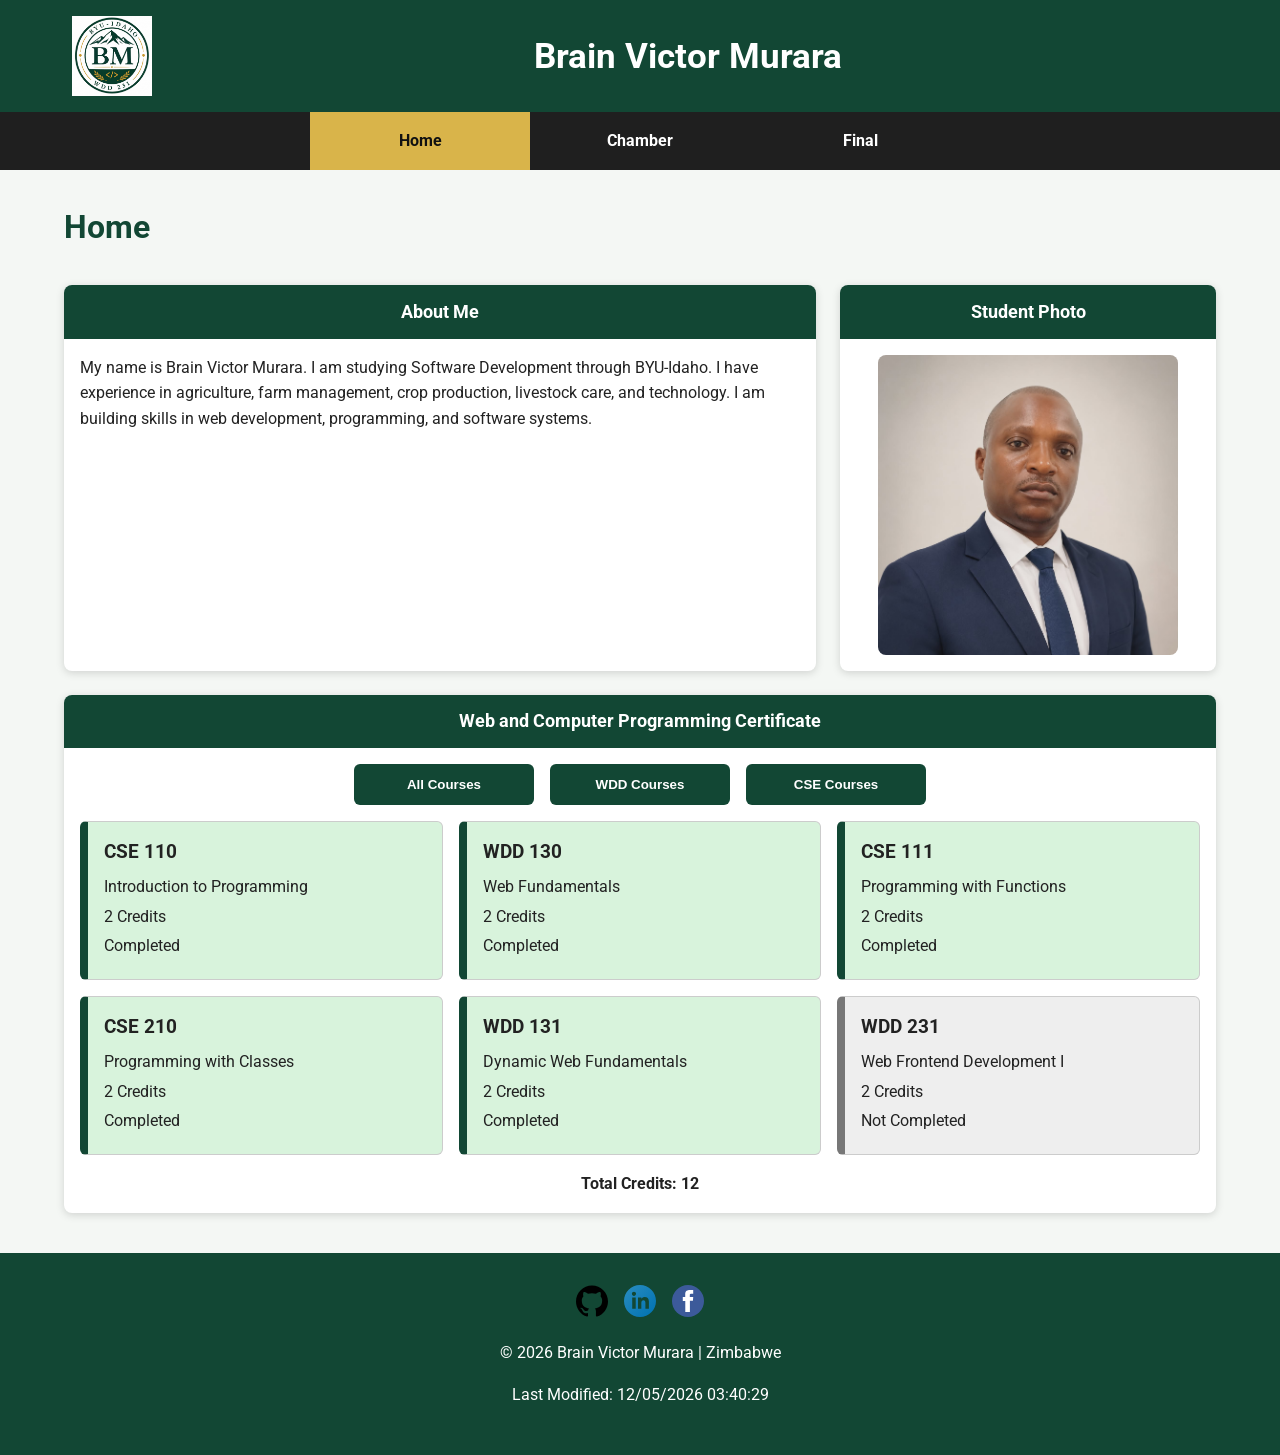
<file: index.html>
<!DOCTYPE html>
<html lang="en">
<head>
  <meta charset="UTF-8">
  <meta name="viewport" content="width=device-width, initial-scale=1.0">
  <meta name="description" content="WDD 231 course home page for Brain Victor Murara, a Software Development student at BYU-Idaho.">
  <meta name="author" content="Brain Victor Murara">

  <title>WDD 231 Course Home Page | Brain Victor Murara</title>

  <link rel="preconnect" href="https://fonts.googleapis.com">
  <link rel="preconnect" href="https://fonts.gstatic.com" crossorigin>
  <link href="https://fonts.googleapis.com/css2?family=Roboto:wght@400;500;700&display=swap" rel="stylesheet">
  <link rel="stylesheet" href="styles/small.css">
  <link rel="stylesheet" href="styles/larger.css">

  <script src="scripts/navigation.js" defer></script>
  <script src="scripts/date.js" defer></script>
  <script src="scripts/courses.js" defer></script>
</head>

<body>
  <header>
    <div class="header-content">
      <img src="images/logo.png" alt="Brain Murara site logo" width="60" height="60">
      <span>Brain Victor Murara</span>
      <button id="menu" aria-label="Open navigation menu"></button>
    </div>
  </header>
  <nav id="navigation">
    <a href="index.html" class="active">Home</a>
    <a href="chamber/index.html">Chamber</a>
    <a href="final/index.html">Final</a>
  </nav>

  <main>
    <h1>Home</h1>

    <section class="card about">
      <h2>About Me</h2>
      <p>
        My name is Brain Victor Murara. I am studying Software Development through
        BYU-Idaho. I have experience in agriculture, farm management, crop production,
        livestock care, and technology. I am building skills in web development,
        programming, and software systems.
      </p>
    </section>

    <section class="card photo">
      <h2>Student Photo</h2>
      <img src="images/profile.jpg" alt="Photo of Brain Victor Murara" width="300" height="300">
    </section>

    <section class="card certificate">
      <h2>Web and Computer Programming Certificate</h2>

      <div class="filter-buttons">
        <button id="all" type="button">All Courses</button>
        <button id="wdd" type="button">WDD Courses</button>
        <button id="cse" type="button">CSE Courses</button>
      </div>

      <div id="course-list"></div>

      <p class="credits">
        Total Credits: <span id="total-credits">0</span>
      </p>
    </section>
  </main>

  <footer>
    <div class="social">
      <a href="https://github.com/" target="_blank" rel="noopener">
        <img src="images/github.svg" alt="GitHub profile" width="32" height="32">
      </a>
      <a href="https://www.linkedin.com/" target="_blank" rel="noopener">
        <img src="images/linkedin.svg" alt="LinkedIn profile" width="32" height="32">
      </a>
      <a href="https://www.facebook.com/" target="_blank" rel="noopener">
        <img src="images/facebook.svg" alt="Facebook profile" width="32" height="32">
      </a>
    </div>

    <p>
      &copy; <span id="currentyear"></span> Brain Victor Murara | Zimbabwe
    </p>

    <p id="lastModified"></p>
  </footer>
</body>
</html>
</file>
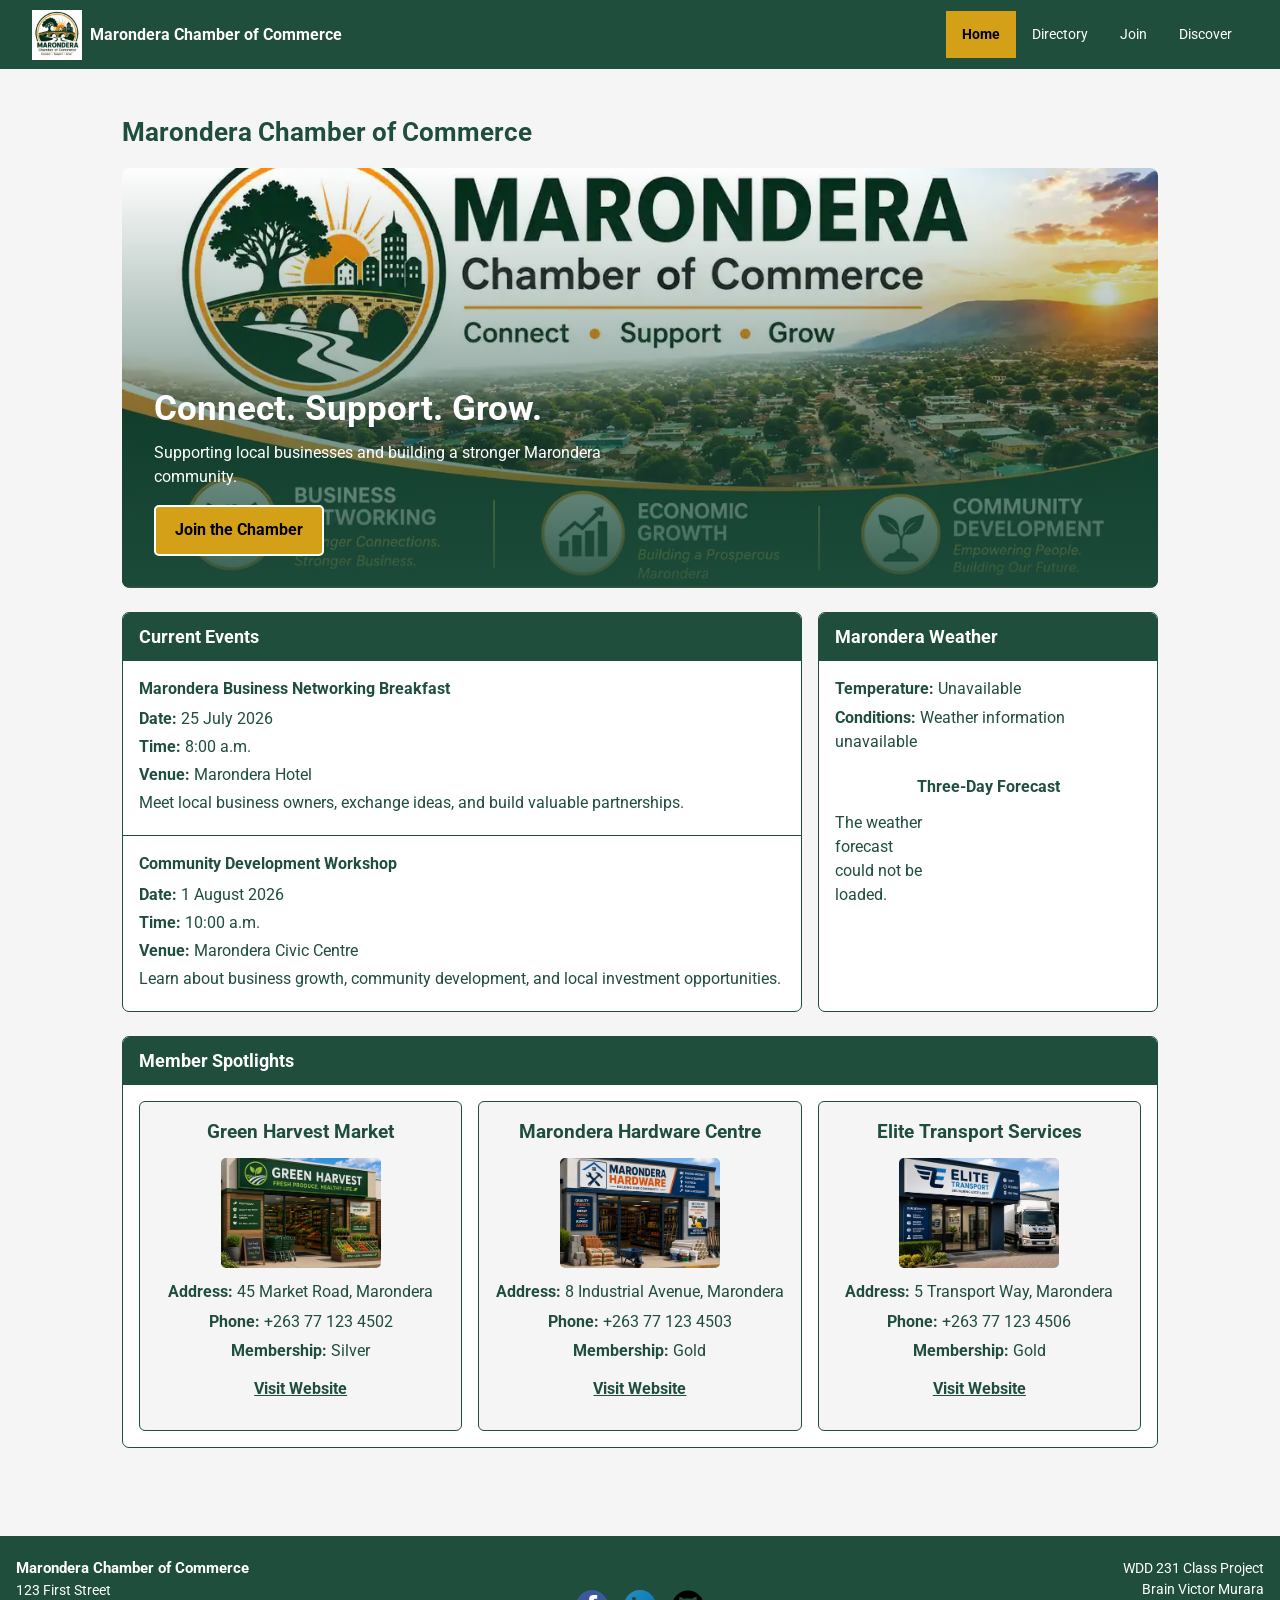
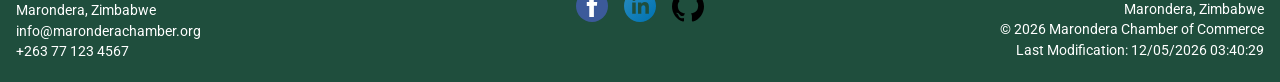
<file: chamber/index.html>
<!DOCTYPE html>
<html lang="en">
<head>
    <meta charset="UTF-8">
    <meta name="viewport" content="width=device-width, initial-scale=1.0">

    <title>Marondera Chamber of Commerce Home</title>

    <meta
        name="description"
        content="Discover Marondera businesses, community events, local weather, and chamber member spotlights."
    >
    <meta name="author" content="Brain Victor Murara">

    <meta property="og:title" content="Marondera Chamber of Commerce Home">
    <meta property="og:type" content="website">
    <meta
        property="og:description"
        content="Connect with Marondera businesses, community events, and chamber members."
    >
    <meta
        property="og:image"
        content="https://brainvictormurara.github.io/wdd231/chamber/images/fb-image.webp"
    >
    <meta
        property="og:url"
        content="https://brainvictormurara.github.io/wdd231/chamber/index.html"
    >

    <link rel="icon" type="image/x-icon" href="images/favicon.ico">

    <link rel="preconnect" href="https://fonts.googleapis.com">
    <link rel="preconnect" href="https://fonts.gstatic.com" crossorigin>
    <link
        href="https://fonts.googleapis.com/css2?family=Roboto:wght@400;700&display=swap"
        rel="stylesheet"
    >

    <link rel="stylesheet" href="styles/normalize.css">
    <link rel="stylesheet" href="styles/small.css">
    <link rel="stylesheet" href="styles/larger.css">

    <script src="scripts/dates.js" defer></script>
    <script src="scripts/home.js" defer></script>
</head>

<body>
    <header>
        <div class="brand">
            <img
                src="images/logo.webp"
                alt="Marondera Chamber of Commerce logo"
                width="50"
                height="50"
            >
            <span>Marondera Chamber of Commerce</span>
        </div>

        <button
            id="menu-button"
            type="button"
            aria-label="Open navigation menu"
            aria-expanded="false"
        ></button>

        <nav id="navigation" aria-label="Primary navigation">
            <a href="index.html" class="active">Home</a>
            <a href="directory.html">Directory</a>
            <a href="join.html">Join</a>
            <a href="discover.html">Discover</a>
        </nav>
    </header>

    <main class="home-main">
        <h1>Marondera Chamber of Commerce</h1>

        <section class="hero">
            <img
                src="images/fb-image.webp"
                alt="View of Marondera and the Chamber of Commerce"
                width="1200"
                height="630"
            >

            <div class="hero-content">
                <h2>Connect. Support. Grow.</h2>
                <p>
                    Supporting local businesses and building a stronger
                    Marondera community.
                </p>
                <a class="join-button" href="join.html">Join the Chamber</a>
            </div>
        </section>

        <div class="home-information">
            <section class="events">
                <h2>Current Events</h2>

                <article>
                    <h3>Marondera Business Networking Breakfast</h3>
                    <p><strong>Date:</strong> 25 July 2026</p>
                    <p><strong>Time:</strong> 8:00 a.m.</p>
                    <p><strong>Venue:</strong> Marondera Hotel</p>
                    <p>
                        Meet local business owners, exchange ideas, and build
                        valuable partnerships.
                    </p>
                </article>

                <article>
                    <h3>Community Development Workshop</h3>
                    <p><strong>Date:</strong> 1 August 2026</p>
                    <p><strong>Time:</strong> 10:00 a.m.</p>
                    <p><strong>Venue:</strong> Marondera Civic Centre</p>
                    <p>
                        Learn about business growth, community development,
                        and local investment opportunities.
                    </p>
                </article>
            </section>

            <section class="weather">
                <h2>Marondera Weather</h2>

                <div class="current-weather">
                    <img
    id="weather-icon"
    src="images/weather-placeholder.png"
    alt="Current weather"
    width="80"
    height="80"
>
                    <div>
                        <p>
                            <strong>Temperature:</strong>
                            <span id="current-temp">Loading...</span>
                        </p>

                        <p>
                            <strong>Conditions:</strong>
                            <span id="weather-description">Loading...</span>
                        </p>
                    </div>
                </div>

                <div class="forecast">
                    <h3>Three-Day Forecast</h3>

                    <div id="forecast-container">
                        <p>Loading weather forecast...</p>
                    </div>
                </div>
            </section>
        </div>

        <section class="spotlights-section">
            <h2>Member Spotlights</h2>

            <div id="spotlights" class="spotlights">
                <p>Loading chamber member spotlights...</p>
            </div>
        </section>
    </main>

    <footer>
        <section>
            <h2>Marondera Chamber of Commerce</h2>
            <p>123 First Street</p>
            <p>Marondera, Zimbabwe</p>
            <p>info@maronderachamber.org</p>
            <p>+263 77 123 4567</p>
        </section>

        <div class="social">
            <a
                href="https://facebook.com"
                target="_blank"
                rel="noopener"
                aria-label="Facebook"
            >
                <img
                    src="images/facebook.svg"
                    alt="Facebook icon"
                    width="32"
                    height="32"
                >
            </a>

            <a
                href="https://linkedin.com"
                target="_blank"
                rel="noopener"
                aria-label="LinkedIn"
            >
                <img
                    src="images/linkedin.svg"
                    alt="LinkedIn icon"
                    width="32"
                    height="32"
                >
            </a>

            <a
                href="https://github.com"
                target="_blank"
                rel="noopener"
                aria-label="GitHub"
            >
                <img
                    src="images/github.svg"
                    alt="GitHub icon"
                    width="32"
                    height="32"
                >
            </a>
        </div>

        <div class="footer-info">
            <p>WDD 231 Class Project</p>
            <p>Brain Victor Murara</p>
            <p>Marondera, Zimbabwe</p>
            <p>
                &copy;
                <span id="currentyear"></span>
                Marondera Chamber of Commerce
            </p>
            <p>
                Last Modification:
                <span id="lastmodified"></span>
            </p>
        </div>
    </footer>
</body>
</html>
</file>
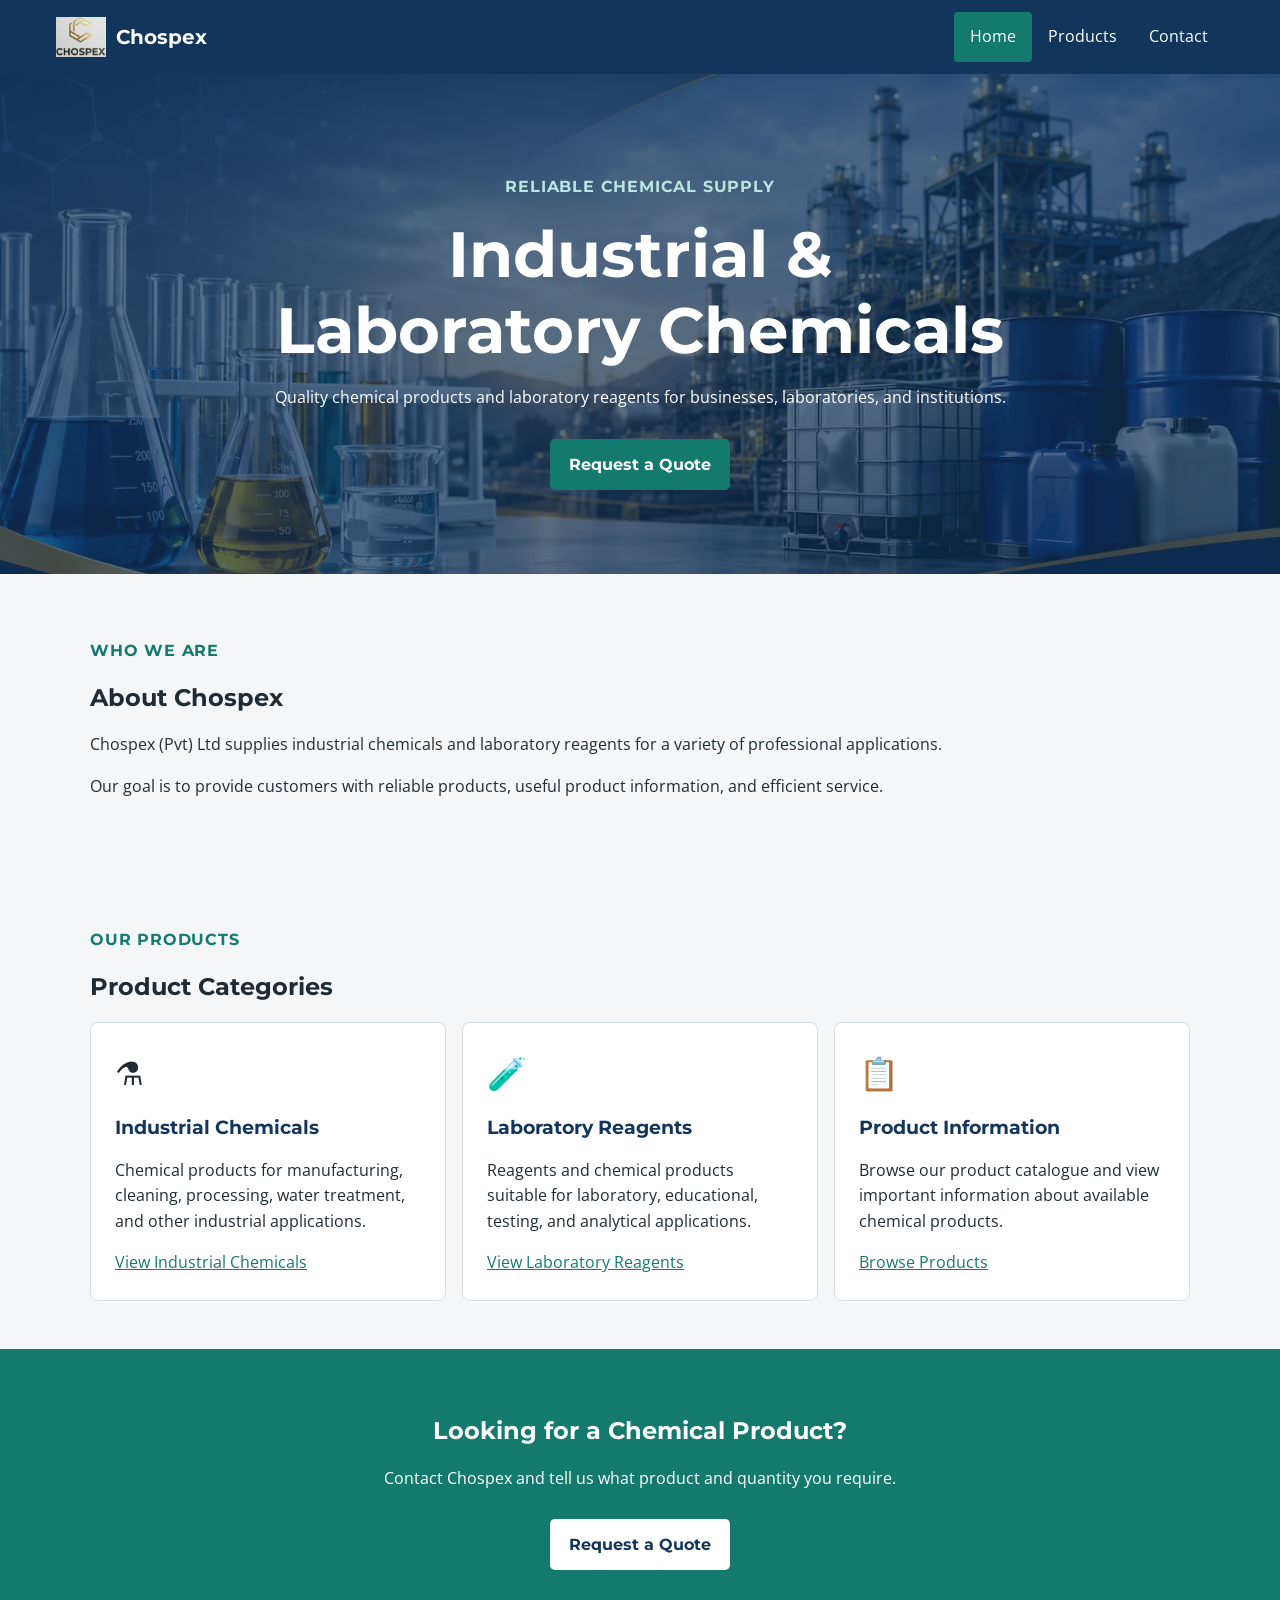
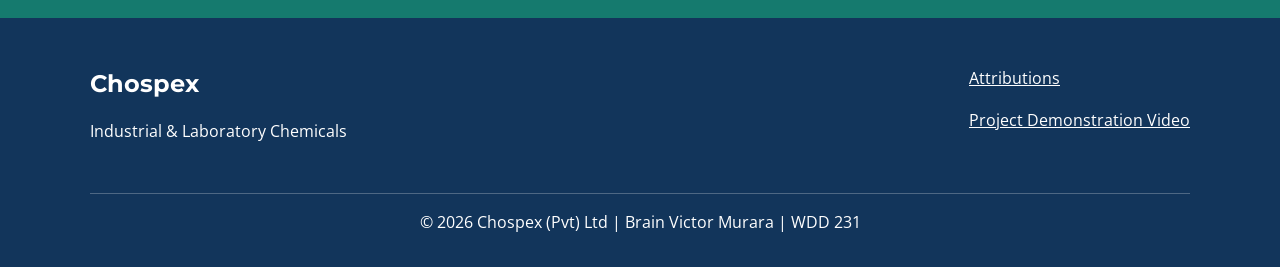
<file: finalproject/index.html>
<!DOCTYPE html>
<html lang="en">
<head>
    <meta charset="UTF-8">
    <meta name="viewport" content="width=device-width, initial-scale=1.0">

    <title>Chospex | Industrial & Laboratory Chemicals</title>

    <meta name="description"
          content="Chospex supplies industrial chemicals and laboratory reagents for businesses, laboratories, and institutions.">

    <meta name="author" content="Brain Victor Murara">

    <meta property="og:title"
      content="Chospex Industrial & Laboratory Chemicals">

<meta property="og:description"
      content="Discover reliable industrial and laboratory chemical solutions from Chospex for education, research, mining, and manufacturing.">

<meta property="og:image"
      content="https://brainvictormurara.github.io/wdd231/finalproject/images/logo.webp">

<meta property="og:url"
      content="https://brainvictormurara.github.io/wdd231/finalproject/">

<meta property="og:type"
      content="website">
    <link rel="icon" href="images/favicon.ico">

    <link rel="preconnect" href="https://fonts.googleapis.com">
    <link rel="preconnect" href="https://fonts.gstatic.com" crossorigin>

    <link href="https://fonts.googleapis.com/css2?family=Montserrat:wght@600;700&family=Open+Sans:wght@400;600&display=swap"
          rel="stylesheet">

    <link rel="stylesheet" href="styles/small.css">
    <link rel="stylesheet" href="styles/larger.css">

    <script type="module" src="scripts/main.js"></script>
</head>

<body>

<header>
    <div class="header-content">

        <a class="brand" href="index.html">
            <img src="images/logo.webp"
                 alt="Chospex logo"
                 width="60"
                 height="60">
            <span>Chospex</span>
        </a>

        <button id="menu-button"
                class="menu-button"
                aria-label="Open navigation menu"
                aria-expanded="false">
            ☰
        </button>

        <nav id="navigation" aria-label="Main navigation">
            <a href="index.html" class="active">Home</a>
            <a href="products.html">Products</a>
            <a href="contact.html">Contact</a>
        </nav>

    </div>
</header>

<main>

    <section class="hero">
        <div class="hero-content">
            <p class="eyebrow">Reliable Chemical Supply</p>

            <h1>Industrial & Laboratory Chemicals</h1>

            <p>
                Quality chemical products and laboratory reagents
                for businesses, laboratories, and institutions.
            </p>

            <a href="contact.html" class="primary-button">
                Request a Quote
            </a>
        </div>
    </section>

    <section class="about section-container">

        <div>
            <p class="section-label">Who We Are</p>

            <h2>About Chospex</h2>

            <p>
                Chospex (Pvt) Ltd supplies industrial chemicals and
                laboratory reagents for a variety of professional
                applications.
            </p>

            <p>
                Our goal is to provide customers with reliable products,
                useful product information, and efficient service.
            </p>
        </div>

    </section>

    <section class="categories section-container">

        <p class="section-label">Our Products</p>
        <h2>Product Categories</h2>

        <div class="category-grid">

            <article class="category-card">
                <div class="category-icon" aria-hidden="true">⚗</div>

                <h3>Industrial Chemicals</h3>

                <p>
                    Chemical products for manufacturing, cleaning,
                    processing, water treatment, and other industrial
                    applications.
                </p>

                <a href="products.html?category=industrial">
                    View Industrial Chemicals
                </a>
            </article>

            <article class="category-card">
                <div class="category-icon" aria-hidden="true">🧪</div>

                <h3>Laboratory Reagents</h3>

                <p>
                    Reagents and chemical products suitable for laboratory,
                    educational, testing, and analytical applications.
                </p>

                <a href="products.html?category=laboratory">
                    View Laboratory Reagents
                </a>
            </article>

            <article class="category-card">
                <div class="category-icon" aria-hidden="true">📋</div>

                <h3>Product Information</h3>

                <p>
                    Browse our product catalogue and view important
                    information about available chemical products.
                </p>

                <a href="products.html">
                    Browse Products
                </a>
            </article>

        </div>
    </section>

    <section class="quote-section">

        <div class="section-container">
            <h2>Looking for a Chemical Product?</h2>

            <p>
                Contact Chospex and tell us what product and quantity
                you require.
            </p>

            <a href="contact.html" class="secondary-button">
                Request a Quote
            </a>
        </div>

    </section>

</main>

<footer>

    <div class="footer-content">

        <div>
            <h2>Chospex</h2>
            <p>Industrial & Laboratory Chemicals</p>
        </div>

        <div>
            <p>
                <a href="attributions.html">Attributions</a>
            </p>

            <p>
                <a href="https://www.loom.com/share/c1618f40471d45b9b004d4e229e746e5" class="video-link">
                    Project Demonstration Video
                </a>
            </p>
        </div>

    </div>

    <p class="copyright">
        &copy; <span class="current-year"></span>
        Chospex (Pvt) Ltd | Brain Victor Murara | WDD 231
    </p>

</footer>

</body>
</html>
</file>
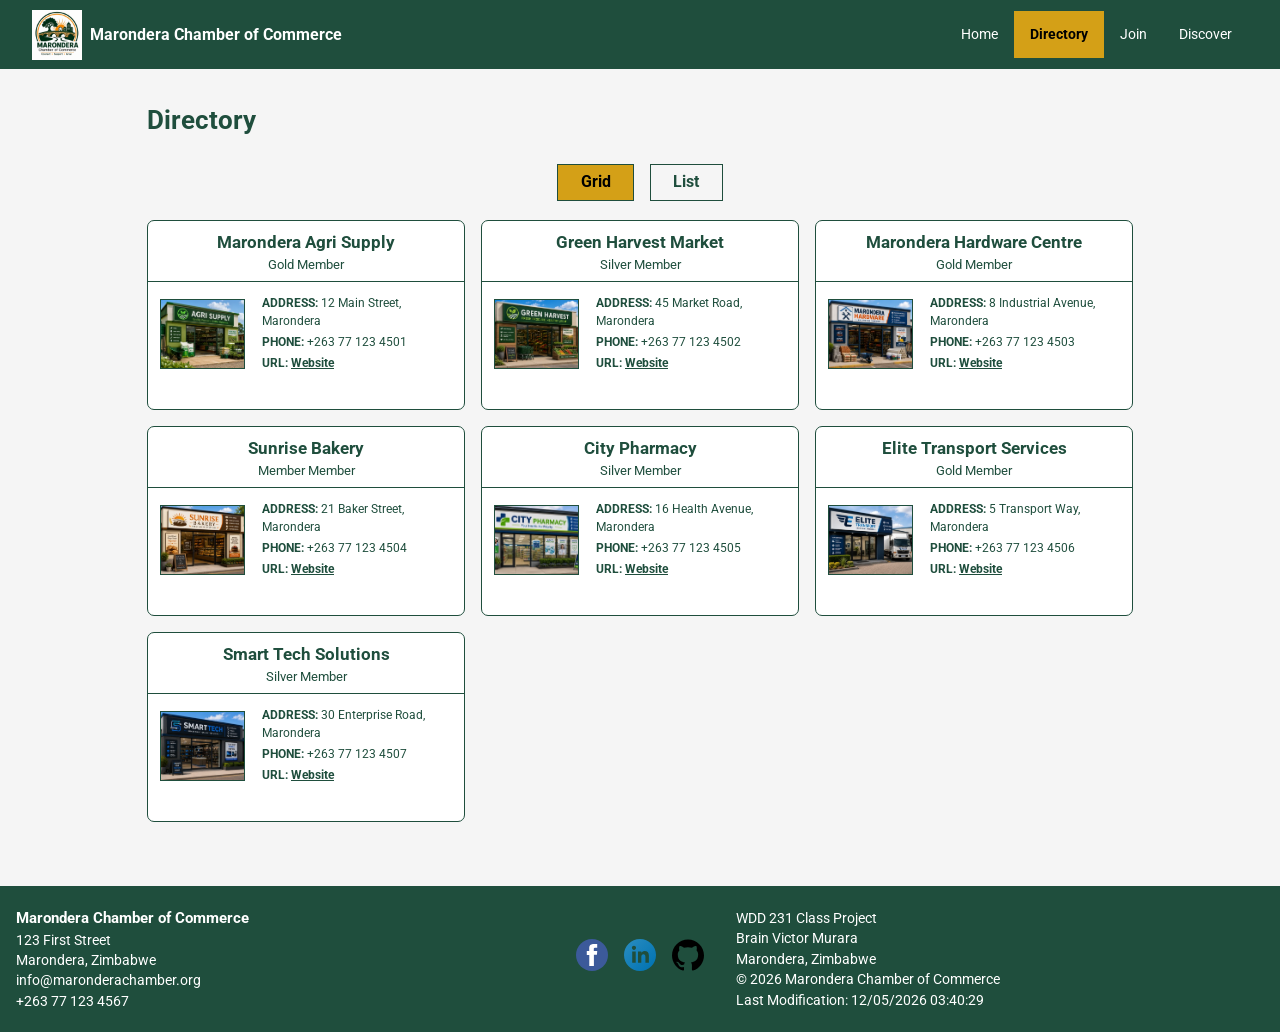
<file: chamber/directory.html>
<!DOCTYPE html>
<html lang="en">
<head>
    <meta charset="UTF-8">
    <meta name="viewport" content="width=device-width, initial-scale=1.0">
    <title>Marondera Chamber of Commerce Directory</title>
    <meta name="description" content="Marondera Chamber of Commerce business directory featuring local companies, services, and member organizations.">
    <meta name="author" content="Brain Victor Murara">

    <meta property="og:title" content="Marondera Chamber of Commerce Directory">
    <meta property="og:type" content="website">
    <meta property="og:description" content="Explore local businesses and chamber members in Marondera, Zimbabwe.">
    <meta property="og:image" content="https://brainvictormurara.github.io/wdd231/chamber/images/fb-image.webp">
    <meta property="og:url" content="https://brainvictormurara.github.io/wdd231/chamber/directory.html">

    <link rel="icon" type="image/x-icon" href="images/favicon.ico">

    <link rel="preconnect" href="https://fonts.googleapis.com">
    <link rel="preconnect" href="https://fonts.gstatic.com" crossorigin>
    <link href="https://fonts.googleapis.com/css2?family=Roboto:wght@400;700&display=swap" rel="stylesheet">

    <link rel="stylesheet" href="styles/normalize.css">
    <link rel="stylesheet" href="styles/small.css">
    <link rel="stylesheet" href="styles/larger.css">

    <script src="scripts/dates.js" defer></script>
    <script src="scripts/directory.js" defer></script>
</head>

<body>
    <header>
        <div class="brand">
            <img src="images/logo.webp" alt="Marondera Chamber of Commerce logo" width="50" height="50">
            <span>Marondera Chamber of Commerce</span>
        </div>

        <button id="menu-button" aria-label="Open navigation menu"></button>

        <nav id="navigation">
            <a href="index.html">Home</a>
            <a href="directory.html" class="active">Directory</a>
            <a href="join.html">Join</a>
            <a href="discover.html">Discover</a>
        </nav>
    </header>

    <main>
        <h1>Directory</h1>

        <div class="view-buttons">
            <button id="grid-view" class="active-view">Grid</button>
            <button id="list-view">List</button>
        </div>

        <section id="members" class="grid-view" aria-label="Business directory"></section>
    </main>

    <footer>
        <section>
            <h2>Marondera Chamber of Commerce</h2>
            <p>123 First Street</p>
            <p>Marondera, Zimbabwe</p>
            <p>info@maronderachamber.org</p>
            <p>+263 77 123 4567</p>
        </section>

        <div class="social">
            <a href="https://facebook.com" target="_blank" rel="noopener" aria-label="Facebook">
                <img src="images/facebook.svg" alt="Facebook icon" width="32" height="32">
            </a>

            <a href="https://linkedin.com" target="_blank" rel="noopener" aria-label="LinkedIn">
                <img src="images/linkedin.svg" alt="LinkedIn icon" width="32" height="32">
            </a>

            <a href="https://github.com" target="_blank" rel="noopener" aria-label="GitHub">
                <img src="images/github.svg" alt="GitHub icon" width="32" height="32">
            </a>
        </div>

        <section>
            <p>WDD 231 Class Project</p>
            <p>Brain Victor Murara</p>
            <p>Marondera, Zimbabwe</p>
            <p>&copy; <span id="currentyear"></span> Marondera Chamber of Commerce</p>
            <p>Last Modification: <span id="lastmodified"></span></p>
        </section>
    </footer>
</body>
</html>
</file>
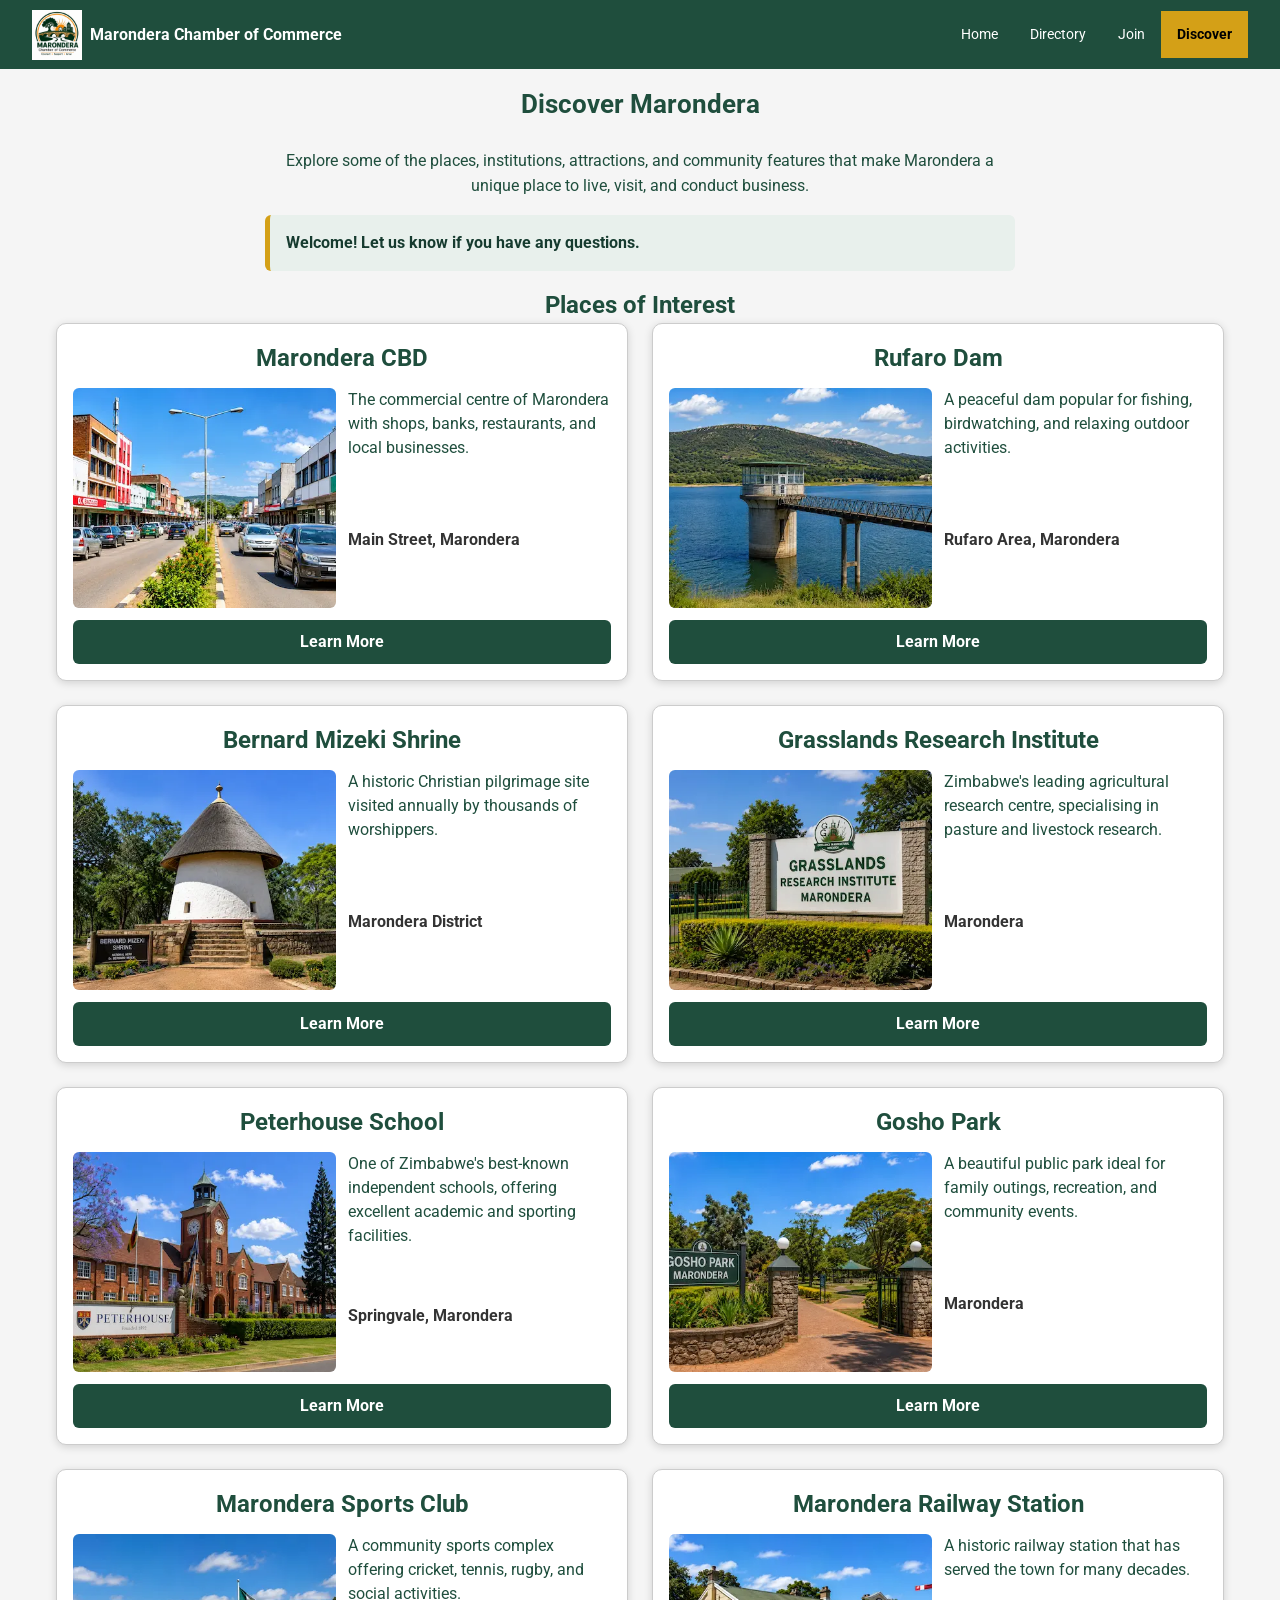
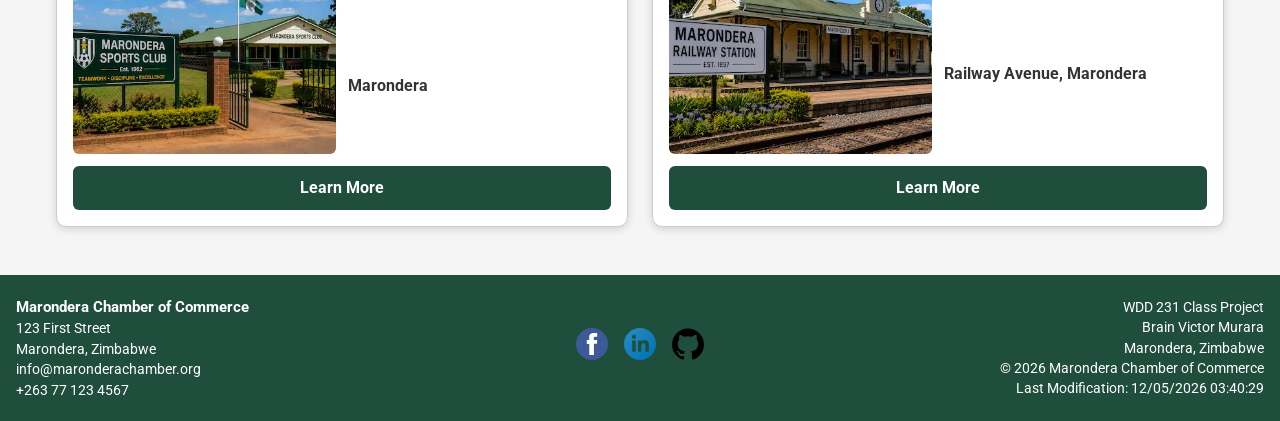
<file: chamber/discover.html>
<!DOCTYPE html>
<html lang="en">
<head>
    <meta charset="UTF-8">
    <meta name="viewport" content="width=device-width, initial-scale=1.0">

    <title>Discover Marondera | Marondera Chamber of Commerce</title>

    <meta
        name="description"
        content="Discover places of interest, attractions, institutions, and community features in Marondera, Zimbabwe."
    >
    <meta name="author" content="Brain Victor Murara">

    <meta property="og:title" content="Discover Marondera">
    <meta property="og:type" content="website">
    <meta
        property="og:description"
        content="Explore places of interest, attractions, and community features in Marondera, Zimbabwe."
    >
    <meta
        property="og:image"
        content="https://brainvictormurara.github.io/wdd231/chamber/images/fb-image.webp"
    >
    <meta
        property="og:url"
        content="https://brainvictormurara.github.io/wdd231/chamber/discover.html"
    >

    <link rel="icon" href="images/favicon.ico">

    <link rel="preconnect" href="https://fonts.googleapis.com">
    <link rel="preconnect" href="https://fonts.gstatic.com" crossorigin>
    <link
        href="https://fonts.googleapis.com/css2?family=Roboto:wght@400;700&display=swap"
        rel="stylesheet"
    >

    <link rel="stylesheet" href="styles/normalize.css">
    <link rel="stylesheet" href="styles/small.css">
    <link rel="stylesheet" href="styles/larger.css">

    <script src="scripts/dates.js" defer></script>
    <script type="module" src="scripts/discover.js"></script>
</head>

<body>
    <header>
        <div class="brand">
            <img
                src="images/logo.webp"
                alt="Marondera Chamber of Commerce logo"
                width="50"
                height="50"
            >
            <span>Marondera Chamber of Commerce</span>
        </div>

        <button
            id="menu-button"
            type="button"
            aria-label="Open navigation menu"
            aria-expanded="false"
            aria-controls="navigation"
        ></button>

        <nav id="navigation" aria-label="Main navigation">
            <a href="index.html">Home</a>
            <a href="directory.html">Directory</a>
            <a href="join.html">Join</a>
            <a
                href="discover.html"
                class="active"
                aria-current="page"
            >Discover</a>
        </nav>
    </header>

    <main class="discover-main">
        <h1>Discover Marondera</h1>

        <p class="discover-introduction">
            Explore some of the places, institutions, attractions,
            and community features that make Marondera a unique place
            to live, visit, and conduct business.
        </p>

        <aside
            id="visitor-message"
            class="visitor-message"
            aria-live="polite"
        ></aside>

        <section
            class="discover-section"
            aria-labelledby="places-heading"
        >
            <h2 id="places-heading">Places of Interest</h2>

            <div
                id="discover-cards"
                class="discover-grid"
            ></div>
        </section>
    </main>

    <footer>
        <section>
            <h2>Marondera Chamber of Commerce</h2>
            <p>123 First Street</p>
            <p>Marondera, Zimbabwe</p>
            <p>info@maronderachamber.org</p>
            <p>+263 77 123 4567</p>
        </section>

        <div class="social">
            <a
                href="https://facebook.com"
                target="_blank"
                rel="noopener"
                aria-label="Visit our Facebook page"
            >
                <img
                    src="images/facebook.svg"
                    alt="Facebook"
                    width="32"
                    height="32"
                    loading="lazy"
                >
            </a>

            <a
                href="https://linkedin.com"
                target="_blank"
                rel="noopener"
                aria-label="Visit our LinkedIn page"
            >
                <img
                    src="images/linkedin.svg"
                    alt="LinkedIn"
                    width="32"
                    height="32"
                    loading="lazy"
                >
            </a>

            <a
                href="https://github.com"
                target="_blank"
                rel="noopener"
                aria-label="Visit our GitHub page"
            >
                <img
                    src="images/github.svg"
                    alt="GitHub"
                    width="32"
                    height="32"
                    loading="lazy"
                >
            </a>
        </div>

        <div class="footer-info">
            <p>WDD 231 Class Project</p>
            <p>Brain Victor Murara</p>
            <p>Marondera, Zimbabwe</p>

            <p>
                &copy; <span id="currentyear"></span>
                Marondera Chamber of Commerce
            </p>

            <p>
                Last Modification:
                <span id="lastmodified"></span>
            </p>
        </div>
    </footer>
</body>
</html>
</file>
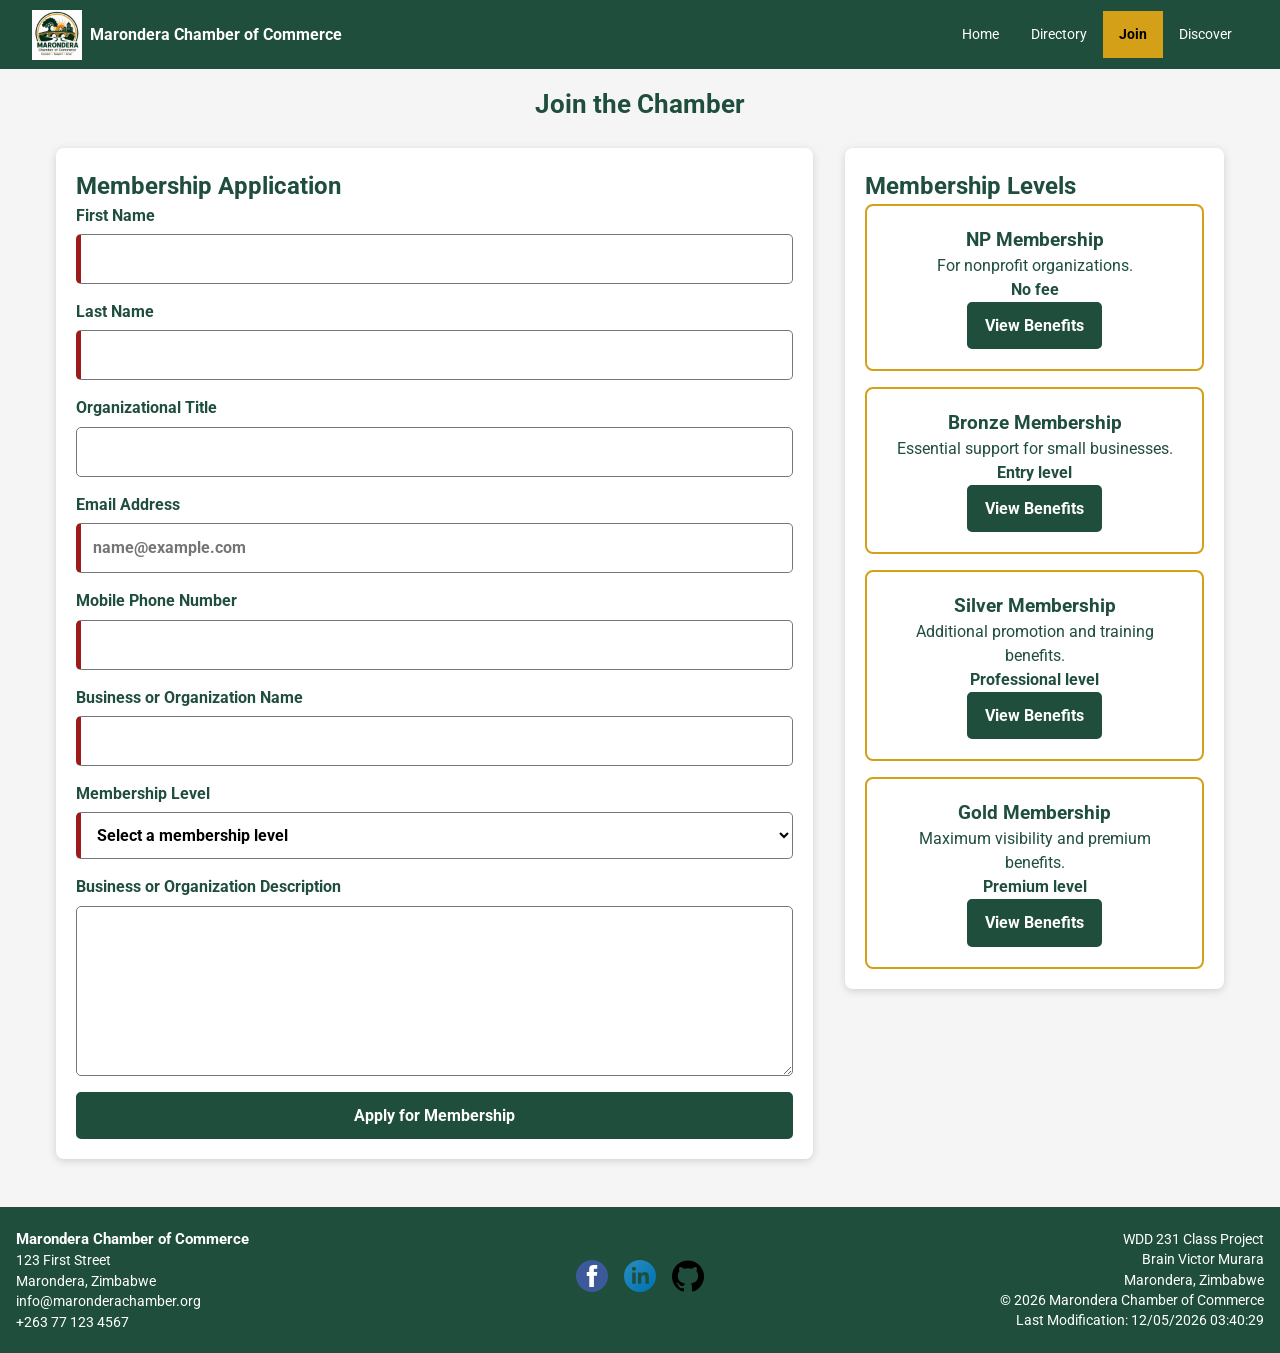
<file: chamber/join.html>
<!DOCTYPE html>
<html lang="en">
<head>
    <meta charset="UTF-8">
    <meta name="viewport" content="width=device-width, initial-scale=1.0">

    <title>Join | Marondera Chamber of Commerce</title>

    <meta
        name="description"
        content="Apply to join the Marondera Chamber of Commerce and select a membership level for your organization."
    >
    <meta name="author" content="Brain Victor Murara">

    <meta
        property="og:title"
        content="Join the Marondera Chamber of Commerce"
    >
    <meta property="og:type" content="website">
    <meta
        property="og:description"
        content="Become a member of the Marondera Chamber of Commerce and connect with the local business community."
    >
    <meta
        property="og:image"
        content="https://brainvictormurara.github.io/wdd231/chamber/images/fb-image.webp"
    >
    <meta
        property="og:url"
        content="https://brainvictormurara.github.io/wdd231/chamber/join.html"
    >

    <link rel="icon" type="image/x-icon" href="images/favicon.ico">

    <link rel="preconnect" href="https://fonts.googleapis.com">
    <link rel="preconnect" href="https://fonts.gstatic.com" crossorigin>

    <link
        href="https://fonts.googleapis.com/css2?family=Roboto:wght@400;700&display=swap"
        rel="stylesheet"
    >

    <link rel="stylesheet" href="styles/normalize.css">
    <link rel="stylesheet" href="styles/small.css">
    <link rel="stylesheet" href="styles/larger.css">

    <script src="scripts/dates.js" defer></script>
    <script src="scripts/join.js" defer></script>
</head>

<body>
    <header>
        <div class="brand">
            <img
                src="images/logo.webp"
                alt="Marondera Chamber of Commerce logo"
                width="50"
                height="50"
            >
            <span>Marondera Chamber of Commerce</span>
        </div>

        <button
            id="menu-button"
            type="button"
            aria-label="Open navigation menu"
            aria-expanded="false"
            aria-controls="navigation"
        ></button>

        <nav id="navigation" aria-label="Main navigation">
            <a href="index.html">Home</a>
            <a href="directory.html">Directory</a>
            <a
                href="join.html"
                class="active"
                aria-current="page"
            >
                Join
            </a>
            <a href="discover.html">Discover</a>
        </nav>
    </header>

    <main class="join-main">
        <h1>Join the Chamber</h1>

        <div class="join-layout">
            <section class="application-section">
                <h2>Membership Application</h2>

                <form
                    class="membership-form"
                    method="get"
                    action="thankyou.html"
                >
                    <label>
                        First Name
                        <input
                            type="text"
                            name="firstName"
                            title="Enter your first name"
                            autocomplete="given-name"
                            required
                        >
                    </label>

                    <label>
                        Last Name
                        <input
                            type="text"
                            name="lastName"
                            title="Enter your last name"
                            autocomplete="family-name"
                            required
                        >
                    </label>

                    <label>
                        Organizational Title
                        <input
                            type="text"
                            name="organizationTitle"
                            title="Enter at least seven letters, spaces, or hyphens"
                            autocomplete="organization-title"
                            pattern="[A-Za-z -]{7,}"
                        >
                    </label>

                    <label>
                        Email Address
                        <input
                            type="email"
                            name="email"
                            title="Enter your email address"
                            autocomplete="email"
                            placeholder="name@example.com"
                            required
                        >
                    </label>

                    <label>
                        Mobile Phone Number
                        <input
                            type="tel"
                            name="phone"
                            title="Enter your mobile phone number"
                            autocomplete="tel"
                            required
                        >
                    </label>

                    <label>
                        Business or Organization Name
                        <input
                            type="text"
                            name="organization"
                            title="Enter the name of your business or organization"
                            autocomplete="organization"
                            required
                        >
                    </label>

                    <label>
                        Membership Level
                        <select
                            name="membership"
                            title="Select a membership level"
                            autocomplete="off"
                            required
                        >
                            <option value="">
                                Select a membership level
                            </option>
                            <option value="np">
                                NP Membership
                            </option>
                            <option value="bronze">
                                Bronze Membership
                            </option>
                            <option value="silver">
                                Silver Membership
                            </option>
                            <option value="gold">
                                Gold Membership
                            </option>
                        </select>
                    </label>

                    <label>
                        Business or Organization Description
                        <textarea
                            name="description"
                            title="Describe your business or organization"
                            autocomplete="off"
                            rows="6"
                        ></textarea>
                    </label>

                    <input
                        type="hidden"
                        name="timestamp"
                        id="timestamp"
                    >

                    <button
                        type="submit"
                        title="Submit the membership application"
                    >
                        Apply for Membership
                    </button>
                </form>
            </section>

            <section class="membership-section">
                <h2>Membership Levels</h2>

                <div class="membership-cards">
                    <article class="membership-card">
                        <h3>NP Membership</h3>
                        <p>For nonprofit organizations.</p>
                        <p class="membership-price">No fee</p>

                        <button
                            type="button"
                            class="modal-button"
                            data-modal="np-modal"
                            aria-haspopup="dialog"
                            title="View NP membership benefits"
                        >
                            View Benefits
                        </button>
                    </article>

                    <article class="membership-card">
                        <h3>Bronze Membership</h3>
                        <p>Essential support for small businesses.</p>
                        <p class="membership-price">Entry level</p>

                        <button
                            type="button"
                            class="modal-button"
                            data-modal="bronze-modal"
                            aria-haspopup="dialog"
                            title="View Bronze membership benefits"
                        >
                            View Benefits
                        </button>
                    </article>

                    <article class="membership-card">
                        <h3>Silver Membership</h3>
                        <p>
                            Additional promotion and training benefits.
                        </p>
                        <p class="membership-price">
                            Professional level
                        </p>

                        <button
                            type="button"
                            class="modal-button"
                            data-modal="silver-modal"
                            aria-haspopup="dialog"
                            title="View Silver membership benefits"
                        >
                            View Benefits
                        </button>
                    </article>

                    <article class="membership-card">
                        <h3>Gold Membership</h3>
                        <p>
                            Maximum visibility and premium benefits.
                        </p>
                        <p class="membership-price">Premium level</p>

                        <button
                            type="button"
                            class="modal-button"
                            data-modal="gold-modal"
                            aria-haspopup="dialog"
                            title="View Gold membership benefits"
                        >
                            View Benefits
                        </button>
                    </article>
                </div>
            </section>
        </div>

        <dialog
            id="np-modal"
            aria-labelledby="np-modal-title"
        >
            <h2 id="np-modal-title">
                NP Membership Benefits
            </h2>

            <ul>
                <li>No membership fee</li>
                <li>Access to networking events</li>
                <li>
                    Community organization directory listing
                </li>
                <li>
                    Training and development information
                </li>
            </ul>

            <button
                type="button"
                class="close-modal"
                title="Close NP membership benefits"
            >
                Close
            </button>
        </dialog>

        <dialog
            id="bronze-modal"
            aria-labelledby="bronze-modal-title"
        >
            <h2 id="bronze-modal-title">
                Bronze Membership Benefits
            </h2>

            <ul>
                <li>Business directory listing</li>
                <li>
                    Access to chamber networking events
                </li>
                <li>Member training opportunities</li>
                <li>
                    Discounts on selected chamber events
                </li>
            </ul>

            <button
                type="button"
                class="close-modal"
                title="Close Bronze membership benefits"
            >
                Close
            </button>
        </dialog>

        <dialog
            id="silver-modal"
            aria-labelledby="silver-modal-title"
        >
            <h2 id="silver-modal-title">
                Silver Membership Benefits
            </h2>

            <ul>
                <li>
                    All Bronze membership benefits
                </li>
                <li>
                    Priority access to training workshops
                </li>
                <li>
                    Enhanced business directory listing
                </li>
                <li>
                    Discounted advertising opportunities
                </li>
                <li>
                    Occasional homepage spotlight placement
                </li>
            </ul>

            <button
                type="button"
                class="close-modal"
                title="Close Silver membership benefits"
            >
                Close
            </button>
        </dialog>

        <dialog
            id="gold-modal"
            aria-labelledby="gold-modal-title"
        >
            <h2 id="gold-modal-title">
                Gold Membership Benefits
            </h2>

            <ul>
                <li>
                    All Silver membership benefits
                </li>
                <li>
                    Premium business directory listing
                </li>
                <li>
                    Priority homepage spotlight placement
                </li>
                <li>
                    Major event sponsorship opportunities
                </li>
                <li>
                    Maximum event and training discounts
                </li>
            </ul>

            <button
                type="button"
                class="close-modal"
                title="Close Gold membership benefits"
            >
                Close
            </button>
        </dialog>
    </main>

    <footer>
        <section>
            <h2>Marondera Chamber of Commerce</h2>
            <p>123 First Street</p>
            <p>Marondera, Zimbabwe</p>
            <p>info@maronderachamber.org</p>
            <p>+263 77 123 4567</p>
        </section>

        <div class="social">
            <a
                href="https://facebook.com"
                target="_blank"
                rel="noopener"
                aria-label="Visit our Facebook page"
            >
                <img
                    src="images/facebook.svg"
                    alt="Facebook icon"
                    width="32"
                    height="32"
                    loading="lazy"
                >
            </a>

            <a
                href="https://linkedin.com"
                target="_blank"
                rel="noopener"
                aria-label="Visit our LinkedIn page"
            >
                <img
                    src="images/linkedin.svg"
                    alt="LinkedIn icon"
                    width="32"
                    height="32"
                    loading="lazy"
                >
            </a>

            <a
                href="https://github.com"
                target="_blank"
                rel="noopener"
                aria-label="Visit our GitHub page"
            >
                <img
                    src="images/github.svg"
                    alt="GitHub icon"
                    width="32"
                    height="32"
                    loading="lazy"
                >
            </a>
        </div>

        <div class="footer-info">
            <p>WDD 231 Class Project</p>
            <p>Brain Victor Murara</p>
            <p>Marondera, Zimbabwe</p>

            <p>
                &copy;
                <span id="currentyear"></span>
                Marondera Chamber of Commerce
            </p>

            <p>
                Last Modification:
                <span id="lastmodified"></span>
            </p>
        </div>
    </footer>
</body>
</html>
</file>
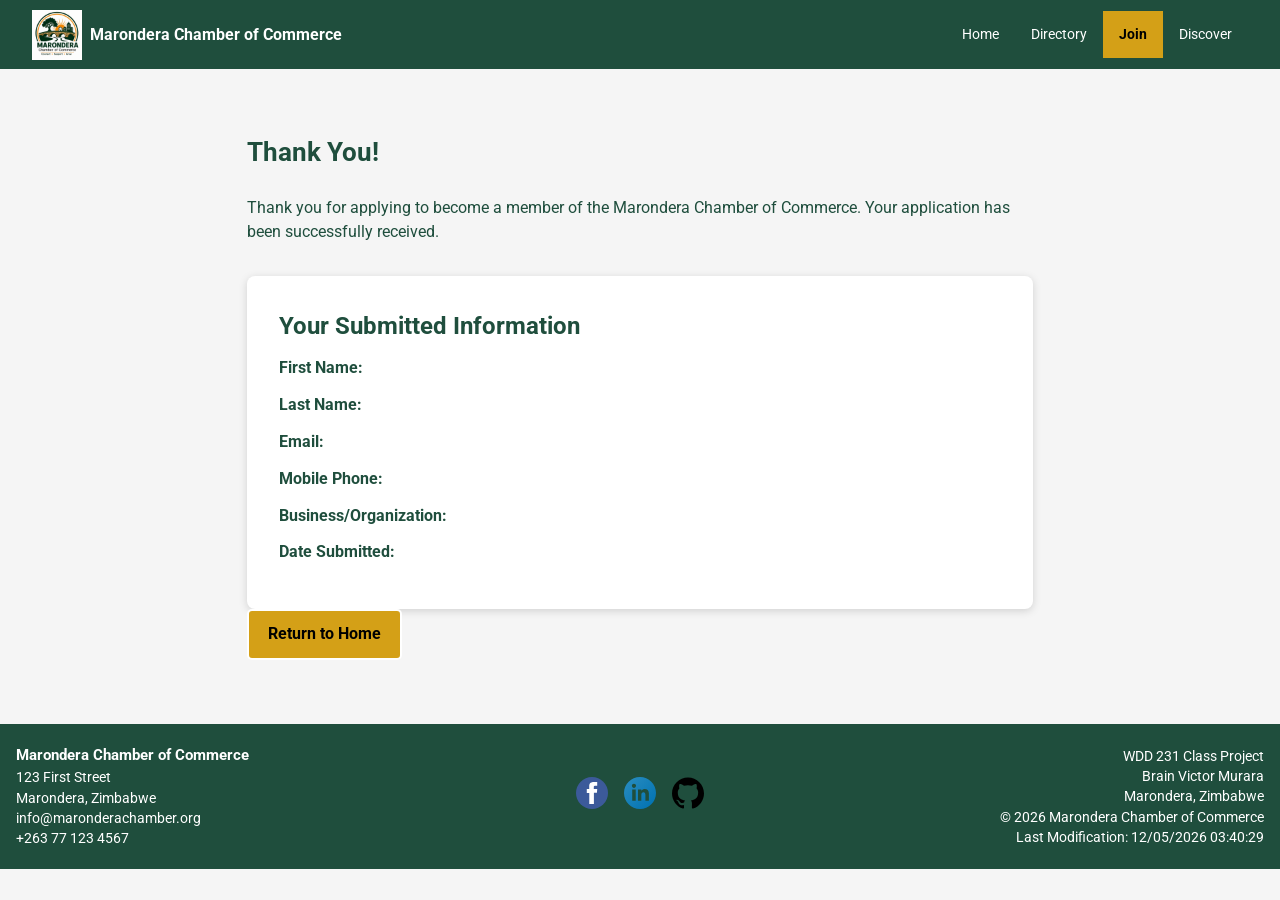
<file: chamber/thankyou.html>
<!DOCTYPE html>
<html lang="en">
<head>
    <meta charset="UTF-8">
    <meta name="viewport" content="width=device-width, initial-scale=1.0">

    <title>Thank You | Marondera Chamber of Commerce</title>

    <meta
        name="description"
        content="Thank you for applying to join the Marondera Chamber of Commerce."
    >
    <meta name="author" content="Brain Victor Murara">

    <link rel="icon" type="image/x-icon" href="images/favicon.ico">

    <link rel="preconnect" href="https://fonts.googleapis.com">
    <link rel="preconnect" href="https://fonts.gstatic.com" crossorigin>

    <link
        href="https://fonts.googleapis.com/css2?family=Roboto:wght@400;700&display=swap"
        rel="stylesheet"
    >

    <link rel="stylesheet" href="styles/normalize.css">
    <link rel="stylesheet" href="styles/small.css">
    <link rel="stylesheet" href="styles/larger.css">

    <script src="scripts/dates.js" defer></script>
    <script src="scripts/thankyou.js" defer></script>
</head>

<body>
    <header>
        <div class="brand">
            <img
                src="images/logo.webp"
                alt="Marondera Chamber of Commerce logo"
                width="50"
                height="50"
            >
            <span>Marondera Chamber of Commerce</span>
        </div>

        <button
            id="menu-button"
            type="button"
            aria-label="Open navigation menu"
            aria-expanded="false"
            aria-controls="navigation"
        ></button>

        <nav id="navigation" aria-label="Main navigation">
            <a href="index.html">Home</a>
            <a href="directory.html">Directory</a>
            <a
                href="join.html"
                class="active"
                aria-current="page"
            >
                Join
            </a>
            <a href="discover.html">Discover</a>
        </nav>
    </header>

    <main class="thankyou-main">
        <h1>Thank You!</h1>

        <p>
            Thank you for applying to become a member of the
            Marondera Chamber of Commerce. Your application has
            been successfully received.
        </p>

        <section
            class="submission-details"
            aria-labelledby="submission-heading"
        >
            <h2 id="submission-heading">
                Your Submitted Information
            </h2>

            <p>
                <strong>First Name:</strong>
                <span id="firstName"></span>
            </p>

            <p>
                <strong>Last Name:</strong>
                <span id="lastName"></span>
            </p>

            <p>
                <strong>Email:</strong>
                <span id="email"></span>
            </p>

            <p>
                <strong>Mobile Phone:</strong>
                <span id="phone"></span>
            </p>

            <p>
                <strong>Business/Organization:</strong>
                <span id="organization"></span>
            </p>

            <p>
                <strong>Date Submitted:</strong>
                <span id="timestampDisplay"></span>
            </p>
        </section>

        <p>
            <a class="join-button" href="index.html">
                Return to Home
            </a>
        </p>
    </main>

    <footer>
        <section>
            <h2>Marondera Chamber of Commerce</h2>
            <p>123 First Street</p>
            <p>Marondera, Zimbabwe</p>
            <p>info@maronderachamber.org</p>
            <p>+263 77 123 4567</p>
        </section>

        <div class="social">
            <a
                href="https://facebook.com"
                target="_blank"
                rel="noopener"
                aria-label="Visit our Facebook page"
            >
                <img
                    src="images/facebook.svg"
                    alt="Facebook icon"
                    width="32"
                    height="32"
                    loading="lazy"
                >
            </a>

            <a
                href="https://linkedin.com"
                target="_blank"
                rel="noopener"
                aria-label="Visit our LinkedIn page"
            >
                <img
                    src="images/linkedin.svg"
                    alt="LinkedIn icon"
                    width="32"
                    height="32"
                    loading="lazy"
                >
            </a>

            <a
                href="https://github.com"
                target="_blank"
                rel="noopener"
                aria-label="Visit our GitHub page"
            >
                <img
                    src="images/github.svg"
                    alt="GitHub icon"
                    width="32"
                    height="32"
                    loading="lazy"
                >
            </a>
        </div>

        <div class="footer-info">
            <p>WDD 231 Class Project</p>
            <p>Brain Victor Murara</p>
            <p>Marondera, Zimbabwe</p>

            <p>
                &copy;
                <span id="currentyear"></span>
                Marondera Chamber of Commerce
            </p>

            <p>
                Last Modification:
                <span id="lastmodified"></span>
            </p>
        </div>
    </footer>
</body>
</html>
</file>
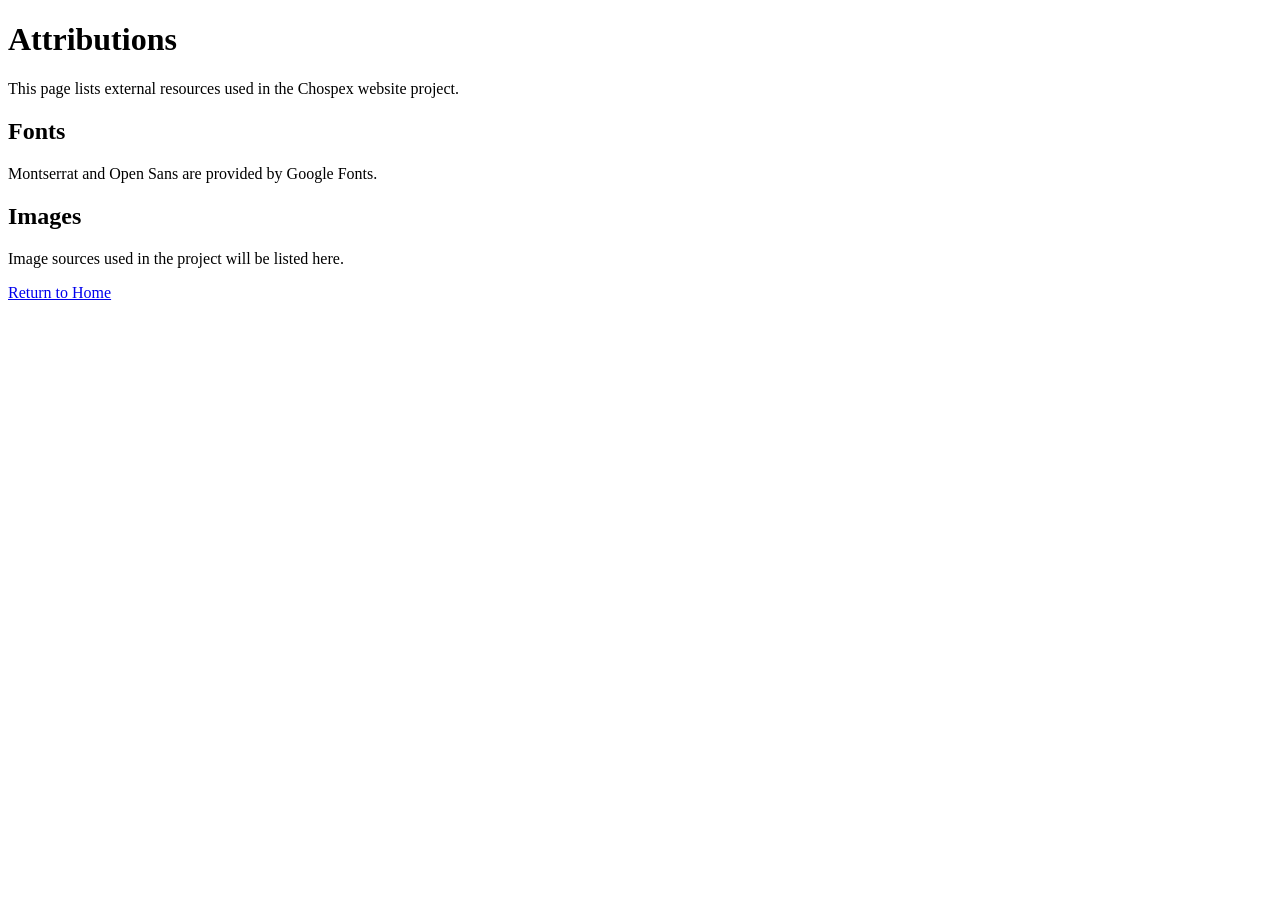
<file: finalproject/attributions.html>
<!DOCTYPE html>
<html lang="en">
<head>
    <meta charset="UTF-8">
    <meta name="viewport" content="width=device-width, initial-scale=1.0">

    <title>Attributions | Chospex</title>

    <meta name="description"
          content="Sources and attributions for the Chospex website project.">

    <meta name="author" content="Brain Victor Murara">
</head>

<body>

<main>

    <h1>Attributions</h1>

    <p>
        This page lists external resources used in the Chospex
        website project.
    </p>

    <h2>Fonts</h2>

    <p>
        Montserrat and Open Sans are provided by Google Fonts.
    </p>

    <h2>Images</h2>

    <p>
        Image sources used in the project will be listed here.
    </p>

    <p>
        <a href="index.html">Return to Home</a>
    </p>

</main>

</body>
</html>
</file>
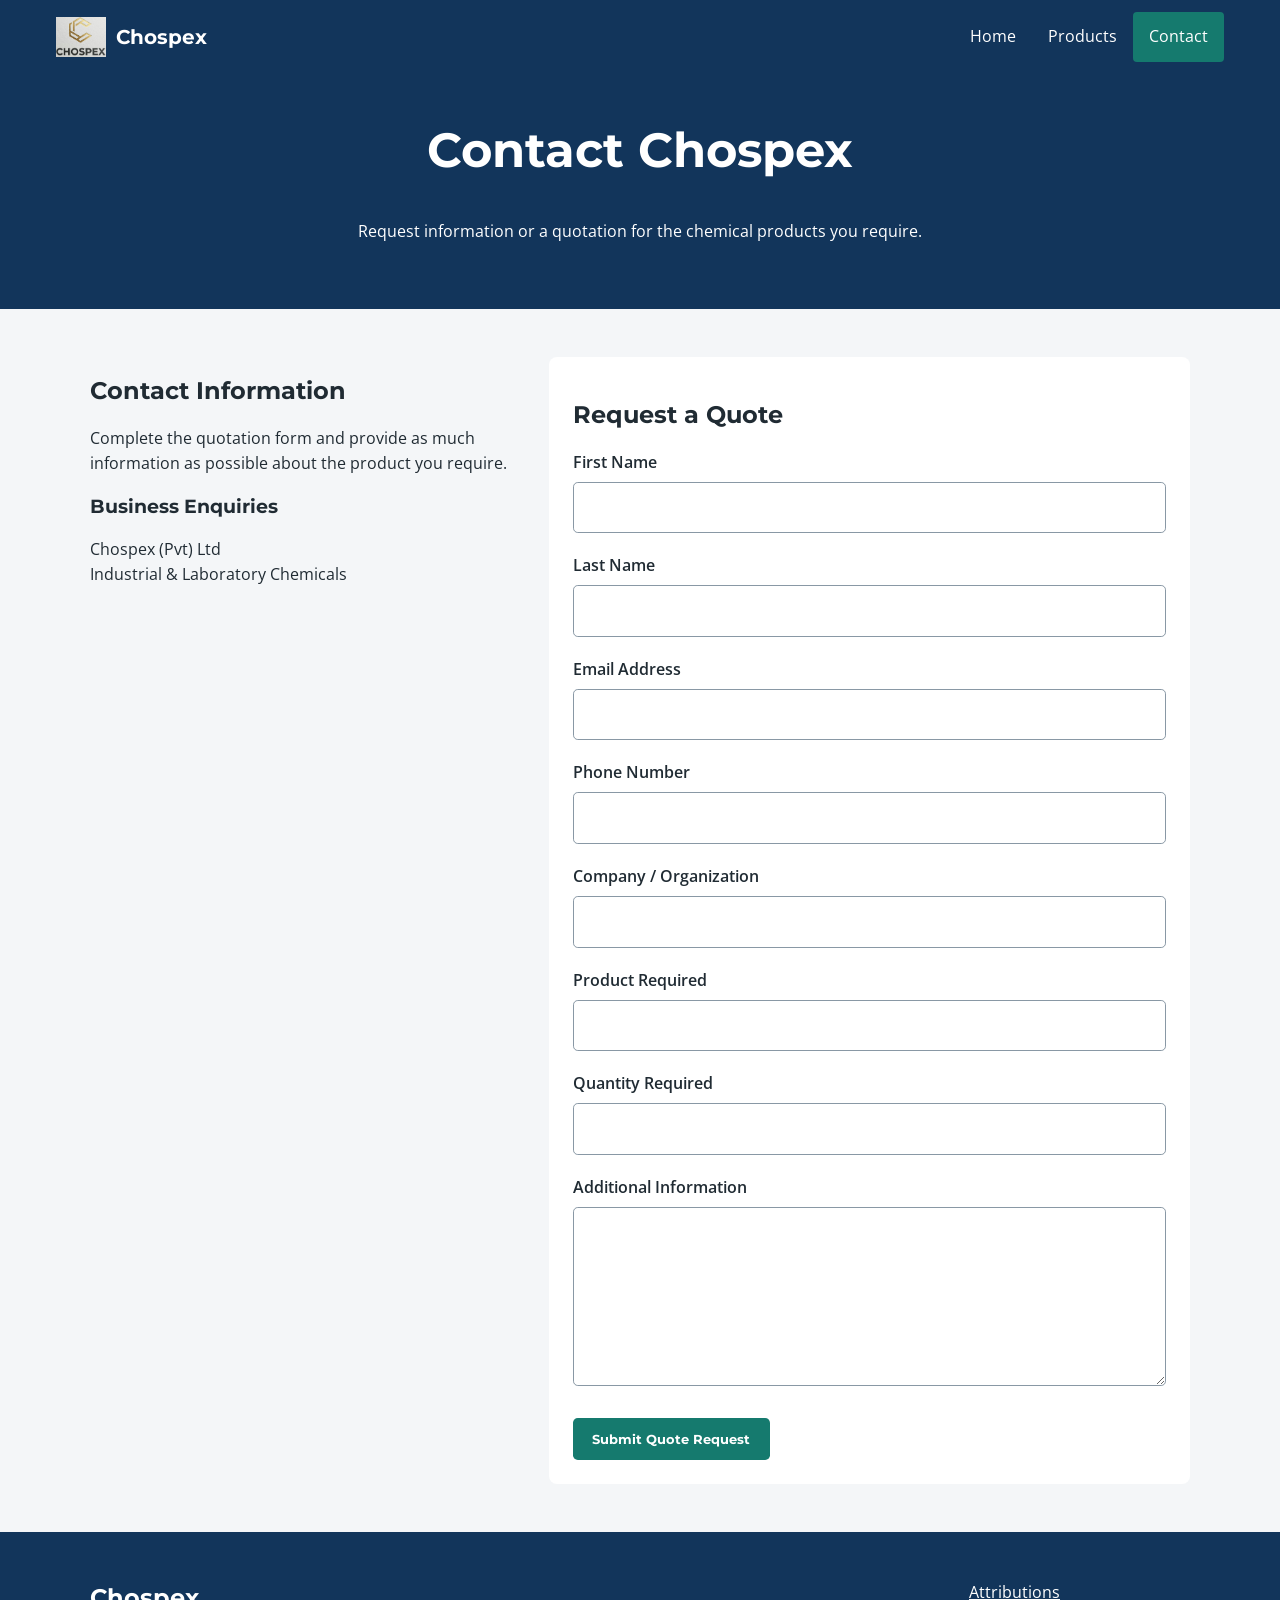
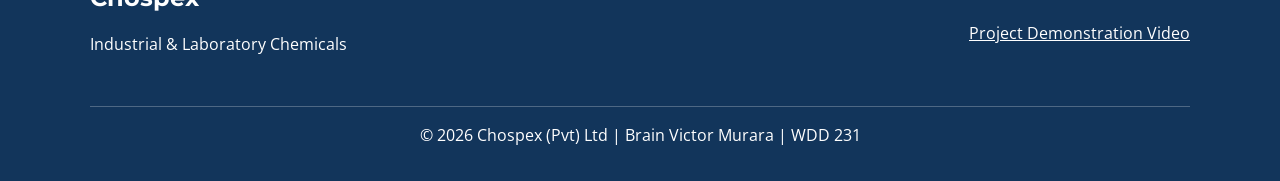
<file: finalproject/contact.html>
<!DOCTYPE html>
<html lang="en">
<head>
    <meta charset="UTF-8">
    <meta name="viewport" content="width=device-width, initial-scale=1.0">

    <title>Contact & Request a Quote | Chospex</title>

    <meta name="description"
          content="Contact Chospex or request a quotation for industrial chemicals and laboratory reagents.">

    <meta name="author" content="Brain Victor Murara">

   <meta property="og:title"
      content="Contact Chospex | Request a Quote">

<meta property="og:description"
      content="Contact Chospex to request information or a quotation for industrial chemicals, laboratory reagents, and chemical supply services.">

<meta property="og:image"
      content="https://brainvictormurara.github.io/wdd231/finalproject/images/logo.webp">

<meta property="og:url"
      content="https://brainvictormurara.github.io/wdd231/finalproject/contact.html">

<meta property="og:type"
      content="website">

    <link rel="icon" href="images/favicon.ico">

    <link rel="preconnect" href="https://fonts.googleapis.com">
    <link rel="preconnect" href="https://fonts.gstatic.com" crossorigin>

    <link href="https://fonts.googleapis.com/css2?family=Montserrat:wght@600;700&family=Open+Sans:wght@400;600&display=swap"
          rel="stylesheet">

    <link rel="stylesheet" href="styles/small.css">
    <link rel="stylesheet" href="styles/larger.css">

    <script type="module" src="scripts/main.js"></script>
</head>

<body>

<header>

    <div class="header-content">

        <a class="brand" href="index.html">
            <img src="images/logo.webp"
                 alt="Chospex logo"
                 width="60"
                 height="60">

            <span>Chospex</span>
        </a>

        <button id="menu-button"
                class="menu-button"
                aria-label="Open navigation menu"
                aria-expanded="false">
            ☰
        </button>

        <nav id="navigation" aria-label="Main navigation">
            <a href="index.html">Home</a>
            <a href="products.html">Products</a>
            <a href="contact.html" class="active">Contact</a>
        </nav>

    </div>

</header>

<main>

    <section class="page-heading">
        <h1>Contact Chospex</h1>

        <p>
            Request information or a quotation for the chemical
            products you require.
        </p>
    </section>

    <div class="contact-layout section-container">

        <section class="contact-information">

            <h2>Contact Information</h2>

            <p>
                Complete the quotation form and provide as much
                information as possible about the product you require.
            </p>

            <h3>Business Enquiries</h3>

            <p>
                Chospex (Pvt) Ltd<br>
                Industrial & Laboratory Chemicals
            </p>

        </section>

        <section class="form-section">

            <h2>Request a Quote</h2>

            <form method="get"
                  action="form-response.html">

                <label for="first-name">
                    First Name
                    <input type="text"
                           id="first-name"
                           name="firstname"
                           autocomplete="given-name"
                           required>
                </label>

                <label for="last-name">
                    Last Name
                    <input type="text"
                           id="last-name"
                           name="lastname"
                           autocomplete="family-name"
                           required>
                </label>

                <label for="email">
                    Email Address
                    <input type="email"
                           id="email"
                           name="email"
                           autocomplete="email"
                           required>
                </label>

                <label for="phone">
                    Phone Number
                    <input type="tel"
                           id="phone"
                           name="phone"
                           autocomplete="tel">
                </label>

                <label for="company">
                    Company / Organization
                    <input type="text"
                           id="company"
                           name="company"
                           autocomplete="organization">
                </label>

                <label for="product">
                    Product Required
                    <input type="text"
                           id="product"
                           name="product"
                           required>
                </label>

                <label for="quantity">
                    Quantity Required
                    <input type="text"
                           id="quantity"
                           name="quantity"
                           required>
                </label>

                <label for="message">
                    Additional Information
                    <textarea id="message"
                              name="message"
                              rows="6"></textarea>
                </label>

                <input type="hidden"
                       id="timestamp"
                       name="timestamp">

                <button type="submit"
                        class="primary-button">
                    Submit Quote Request
                </button>

            </form>

        </section>

    </div>

</main>

<footer>

    <div class="footer-content">

        <div>
            <h2>Chospex</h2>
            <p>Industrial & Laboratory Chemicals</p>
        </div>

        <div>
            <p>
                <a href="attributions.html">Attributions</a>
            </p>

            <p>
                <a href="https://www.loom.com/share/c1618f40471d45b9b004d4e229e746e5" class="video-link">
                    Project Demonstration Video
                </a>
            </p>
        </div>

    </div>

    <p class="copyright">
        &copy; <span class="current-year"></span>
        Chospex (Pvt) Ltd | Brain Victor Murara | WDD 231
    </p>

</footer>

</body>
</html>
</file>
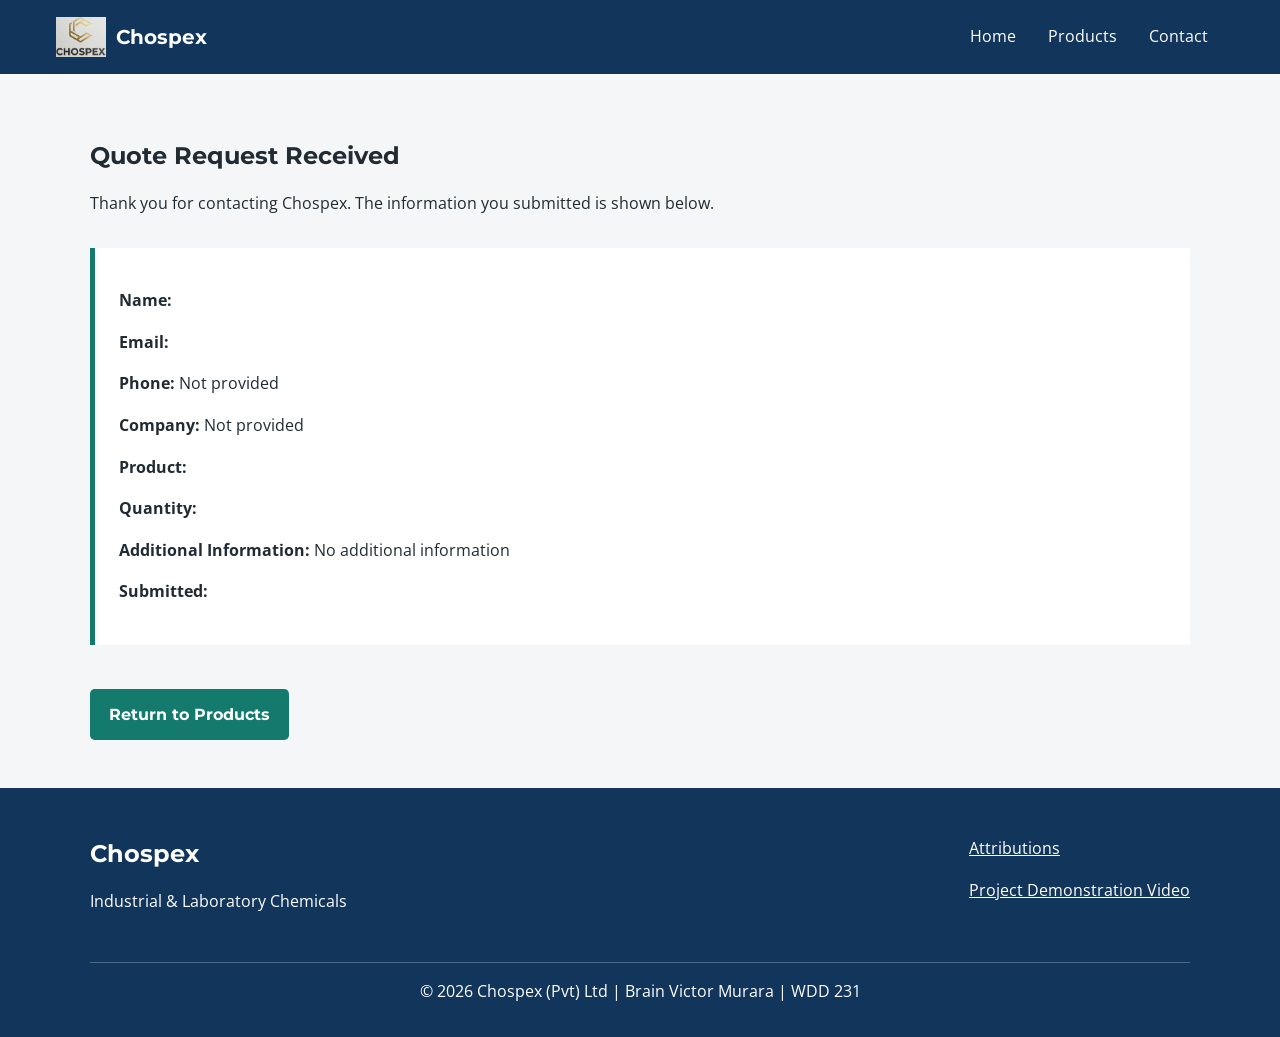
<file: finalproject/form-response.html>
<!DOCTYPE html>
<html lang="en">
<head>
    <meta charset="UTF-8">
    <meta name="viewport" content="width=device-width, initial-scale=1.0">

    <title>Quote Request Received | Chospex</title>

    <meta name="description"
          content="Confirmation of a quotation request submitted to Chospex.">

    <meta name="author" content="Brain Victor Murara">

    <link rel="icon" href="images/favicon.ico">

    <link rel="preconnect" href="https://fonts.googleapis.com">
    <link rel="preconnect" href="https://fonts.gstatic.com" crossorigin>

    <link href="https://fonts.googleapis.com/css2?family=Montserrat:wght@600;700&family=Open+Sans:wght@400;600&display=swap"
          rel="stylesheet">

    <link rel="stylesheet" href="styles/small.css">
    <link rel="stylesheet" href="styles/larger.css">

    <script type="module" src="scripts/main.js"></script>
    <script type="module" src="scripts/form-response.js"></script>
</head>

<body>

<header>
    <div class="header-content">

        <a class="brand" href="index.html">
            <img src="images/logo.webp"
                 alt="Chospex logo"
                 width="60"
                 height="60">
            <span>Chospex</span>
        </a>

        <button id="menu-button"
                class="menu-button"
                aria-label="Open navigation menu"
                aria-expanded="false">
            ☰
        </button>

        <nav id="navigation" aria-label="Main navigation">
            <a href="index.html">Home</a>
            <a href="products.html">Products</a>
            <a href="contact.html">Contact</a>
        </nav>

    </div>
</header>

<main>

    <section class="response-section section-container">

        <h1>Quote Request Received</h1>

        <p>
            Thank you for contacting Chospex. The information
            you submitted is shown below.
        </p>

        <div id="form-results" class="form-results">
        </div>

        <a href="products.html"
           class="primary-button">
            Return to Products
        </a>

    </section>

</main>

<footer>

    <div class="footer-content">

        <div>
            <h2>Chospex</h2>
            <p>Industrial & Laboratory Chemicals</p>
        </div>

        <div>
            <p>
                <a href="attributions.html">Attributions</a>
            </p>

            <p>
                <a href="https://www.loom.com/share/c1618f40471d45b9b004d4e229e746e5" class="video-link">
                    Project Demonstration Video
                </a>
            </p>
        </div>

    </div>

    <p class="copyright">
        &copy; <span class="current-year"></span>
        Chospex (Pvt) Ltd | Brain Victor Murara | WDD 231
    </p>

</footer>

</body>
</html>
</file>
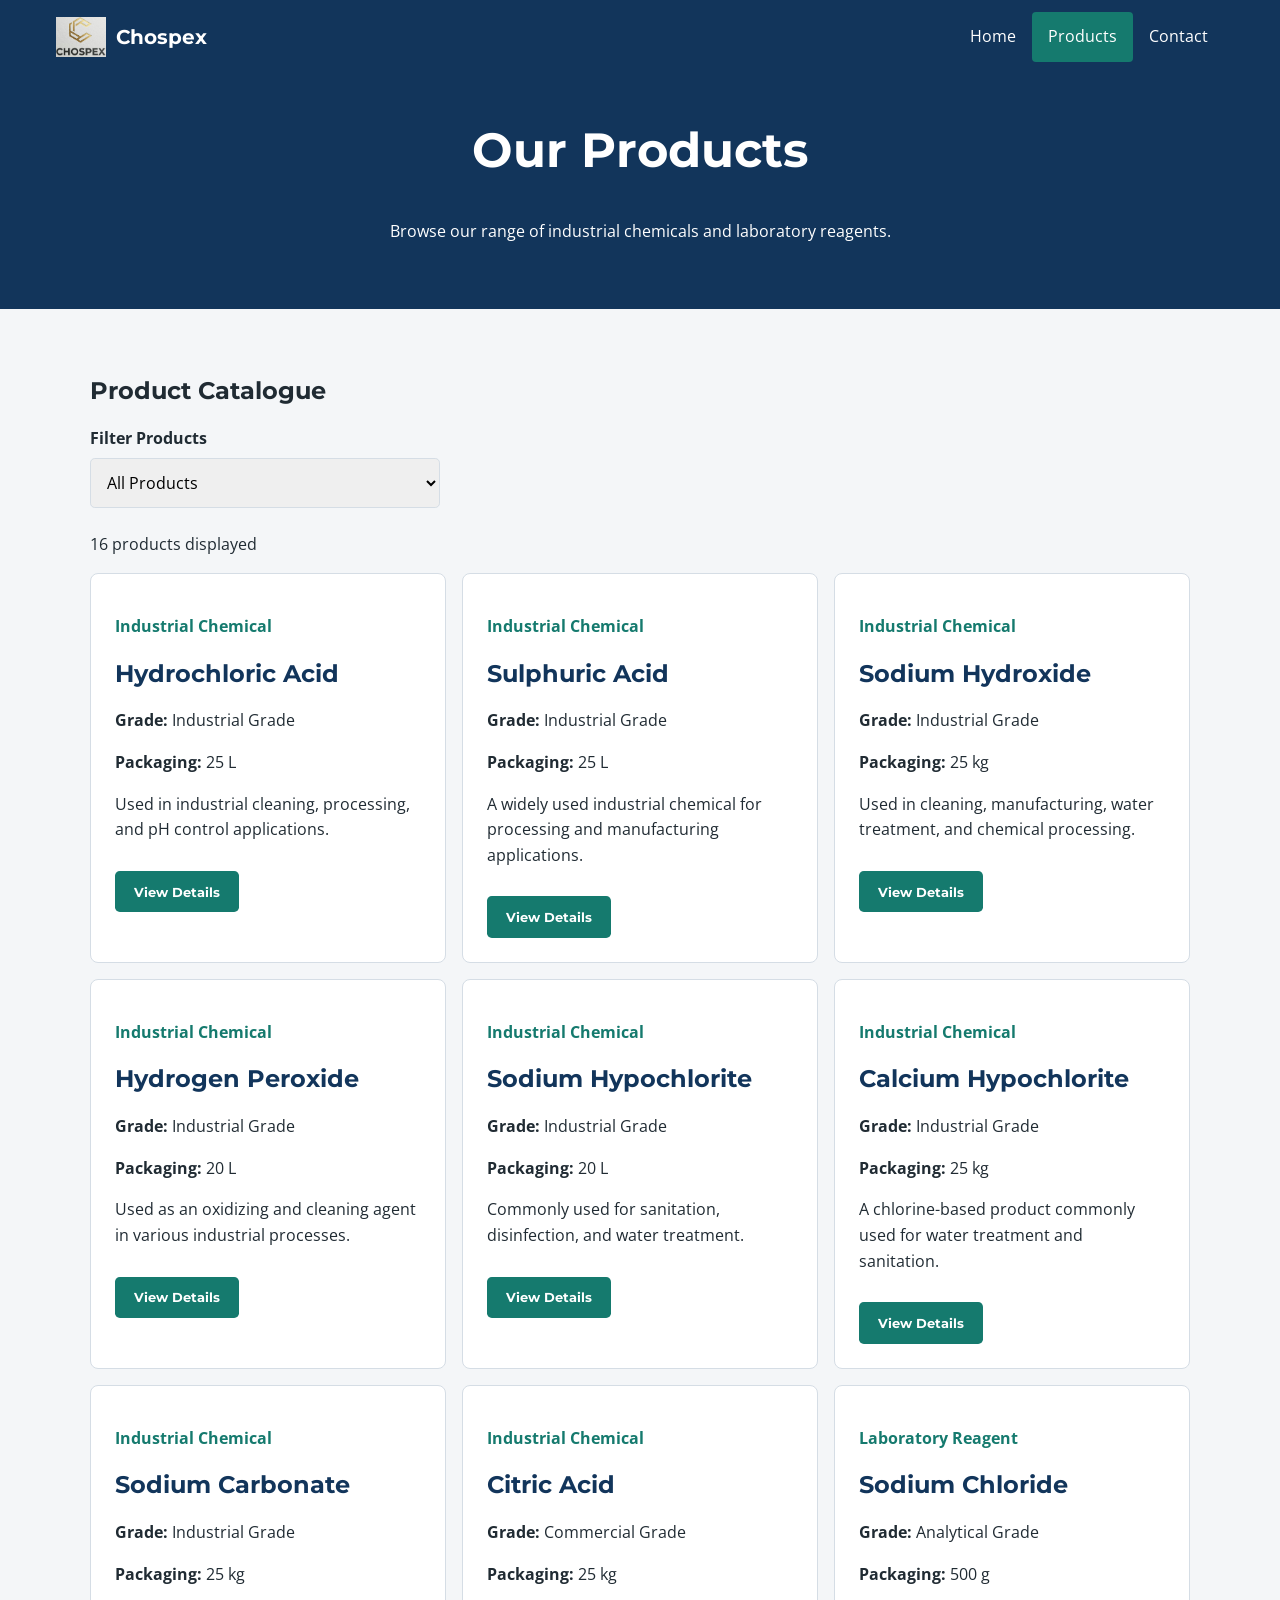
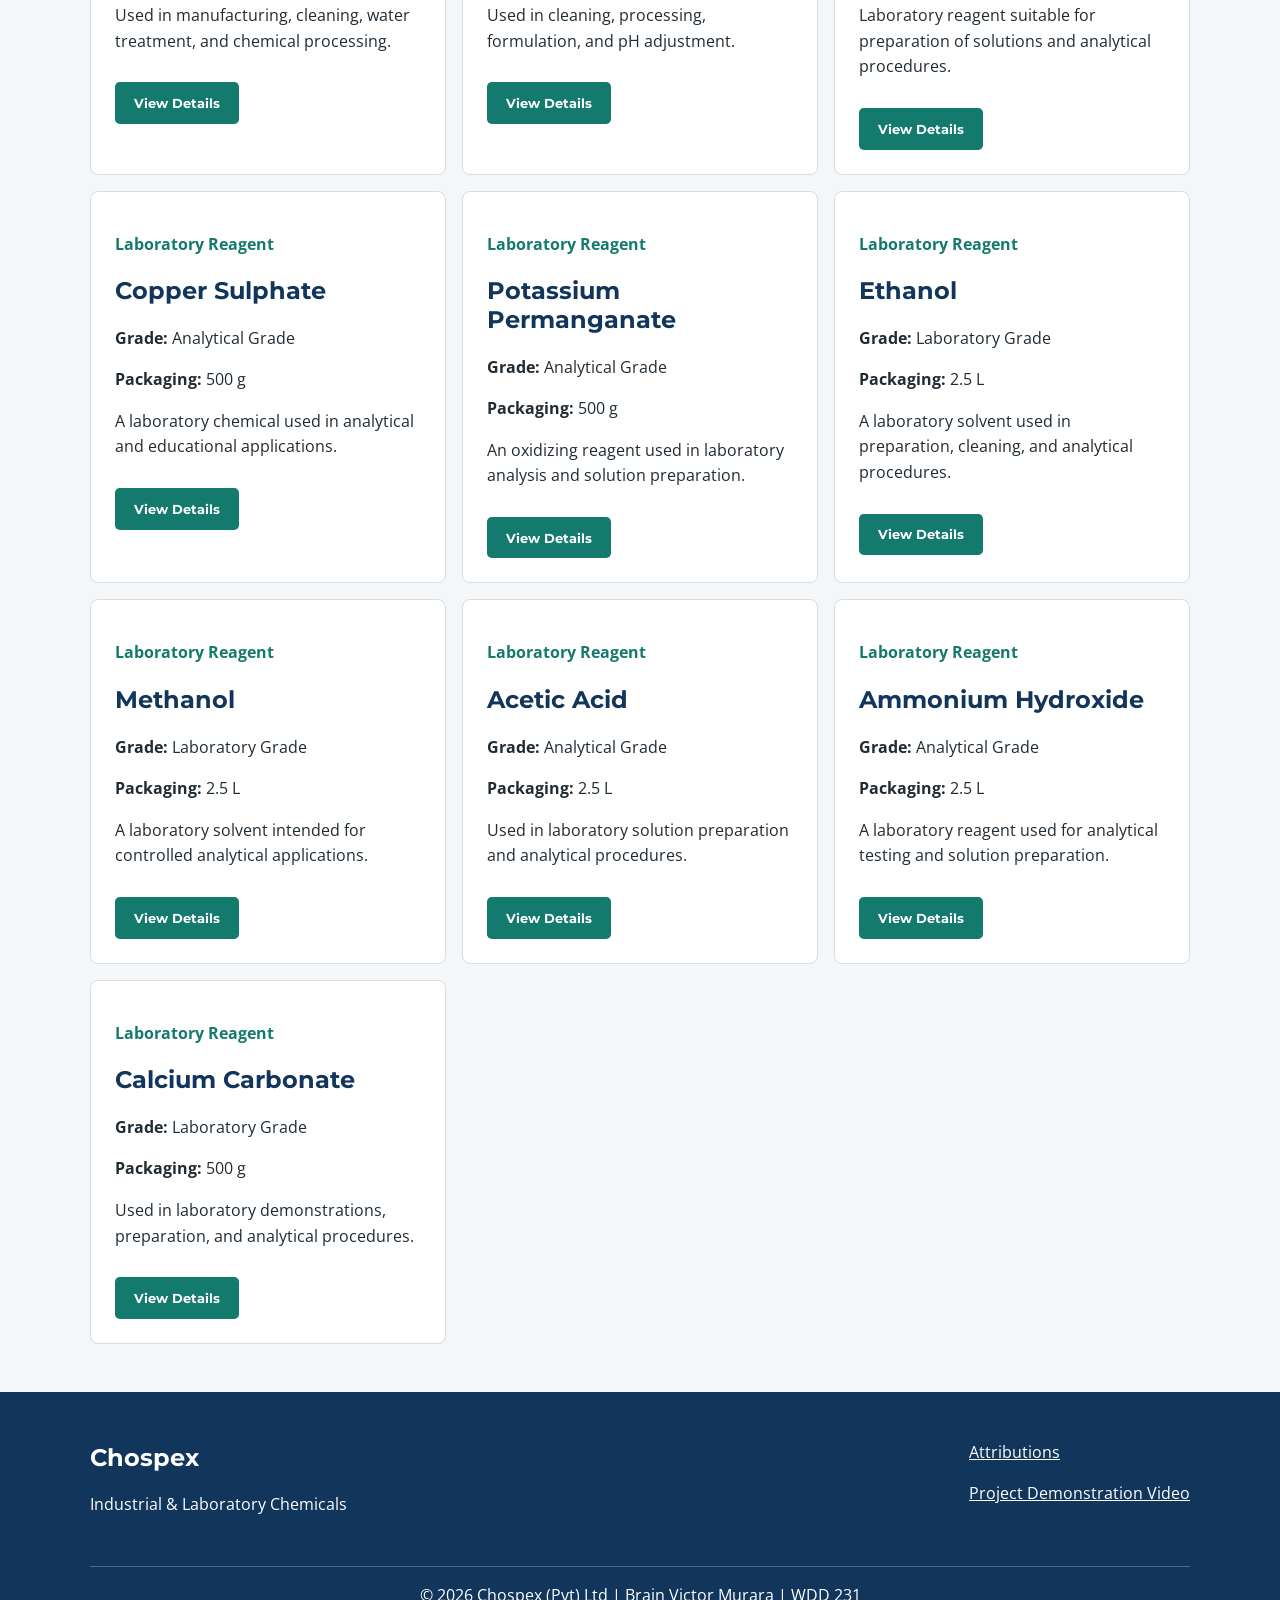
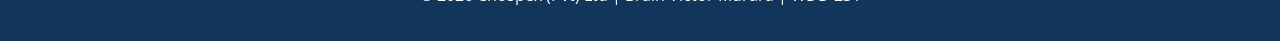
<file: finalproject/products.html>
<!DOCTYPE html>
<html lang="en">
<head>
    <meta charset="UTF-8">
    <meta name="viewport" content="width=device-width, initial-scale=1.0">

    <title>Products | Chospex Chemicals</title>

    <meta
        name="description"
        content="Browse industrial chemicals and laboratory reagents available from Chospex."
    >

    <meta name="author" content="Brain Victor Murara">

    <meta
        property="og:title"
        content="Products | Chospex Industrial & Laboratory Chemicals"
    >

    <meta
        property="og:description"
        content="Explore Chospex industrial chemicals and laboratory reagents for education, research, mining, manufacturing, and industry."
    >

    <meta
        property="og:image"
        content="https://brainvictormurara.github.io/wdd231/finalproject/images/logo.webp"
    >

    <meta
        property="og:url"
        content="https://brainvictormurara.github.io/wdd231/finalproject/products.html"
    >

    <meta property="og:type" content="website">

    <link rel="icon" href="images/favicon.ico">

    <link rel="preconnect" href="https://fonts.googleapis.com">
    <link rel="preconnect" href="https://fonts.gstatic.com" crossorigin>

    <link
        href="https://fonts.googleapis.com/css2?family=Montserrat:wght@600;700&family=Open+Sans:wght@400;600&display=swap"
        rel="stylesheet"
    >

    <link rel="stylesheet" href="styles/small.css">
    <link rel="stylesheet" href="styles/larger.css">

    <script type="module" src="scripts/main.js"></script>
    <script type="module" src="scripts/products.js"></script>
</head>

<body>

<header>
    <div class="header-content">

        <a class="brand" href="index.html">
            <img
                src="images/logo.webp"
                alt="Chospex logo"
                width="60"
                height="60"
            >
            <span>Chospex</span>
        </a>

        <button
            id="menu-button"
            class="menu-button"
            aria-label="Open navigation menu"
            aria-expanded="false"
        >
            ☰
        </button>

        <nav id="navigation" aria-label="Main navigation">
            <a href="index.html">Home</a>
            <a href="products.html" class="active">Products</a>
            <a href="contact.html">Contact</a>
        </nav>

    </div>
</header>

<main>

    <section class="page-heading">
        <h1>Our Products</h1>

        <p>
            Browse our range of industrial chemicals and
            laboratory reagents.
        </p>
    </section>

    <section class="product-section section-container">

        <h2>Product Catalogue</h2>

        <div class="product-controls">

            <label for="category-filter">
                Filter Products
            </label>

            <select id="category-filter">
                <option value="all">All Products</option>

                <option value="industrial">
                    Industrial Chemicals
                </option>

                <option value="laboratory">
                    Laboratory Reagents
                </option>
            </select>

        </div>

        <p id="product-count" aria-live="polite"></p>

        <div
            id="product-container"
            class="product-grid"
        >
        </div>

    </section>

</main>

<dialog id="product-dialog">

    <div class="dialog-content">

        <button
            id="close-dialog"
            class="close-dialog"
            aria-label="Close product information"
        >
            ×
        </button>

        <h2 id="dialog-name">Product Details</h2>

        <p>
            <strong>Category:</strong>
            <span id="dialog-category"></span>
        </p>

        <p>
            <strong>Grade:</strong>
            <span id="dialog-grade"></span>
        </p>

        <p>
            <strong>Packaging:</strong>
            <span id="dialog-packaging"></span>
        </p>

        <p id="dialog-description"></p>

        <a
            href="contact.html"
            class="primary-button"
        >
            Request a Quote
        </a>

    </div>

</dialog>

<footer>

    <div class="footer-content">

        <div>
            <h2>Chospex</h2>
            <p>Industrial & Laboratory Chemicals</p>
        </div>

        <div>
            <p>
                <a href="attributions.html">
                    Attributions
                </a>
            </p>

            <p>
                <a
                    href="https://www.loom.com/share/c1618f40471d45b9b004d4e229e746e5"
                    class="video-link"
                    target="_blank"
                    rel="noopener"
                >
                    Project Demonstration Video
                </a>
            </p>
        </div>

    </div>

    <p class="copyright">
        &copy;
        <span class="current-year"></span>
        Chospex (Pvt) Ltd | Brain Victor Murara | WDD 231
    </p>

</footer>

</body>
</html>
</file>
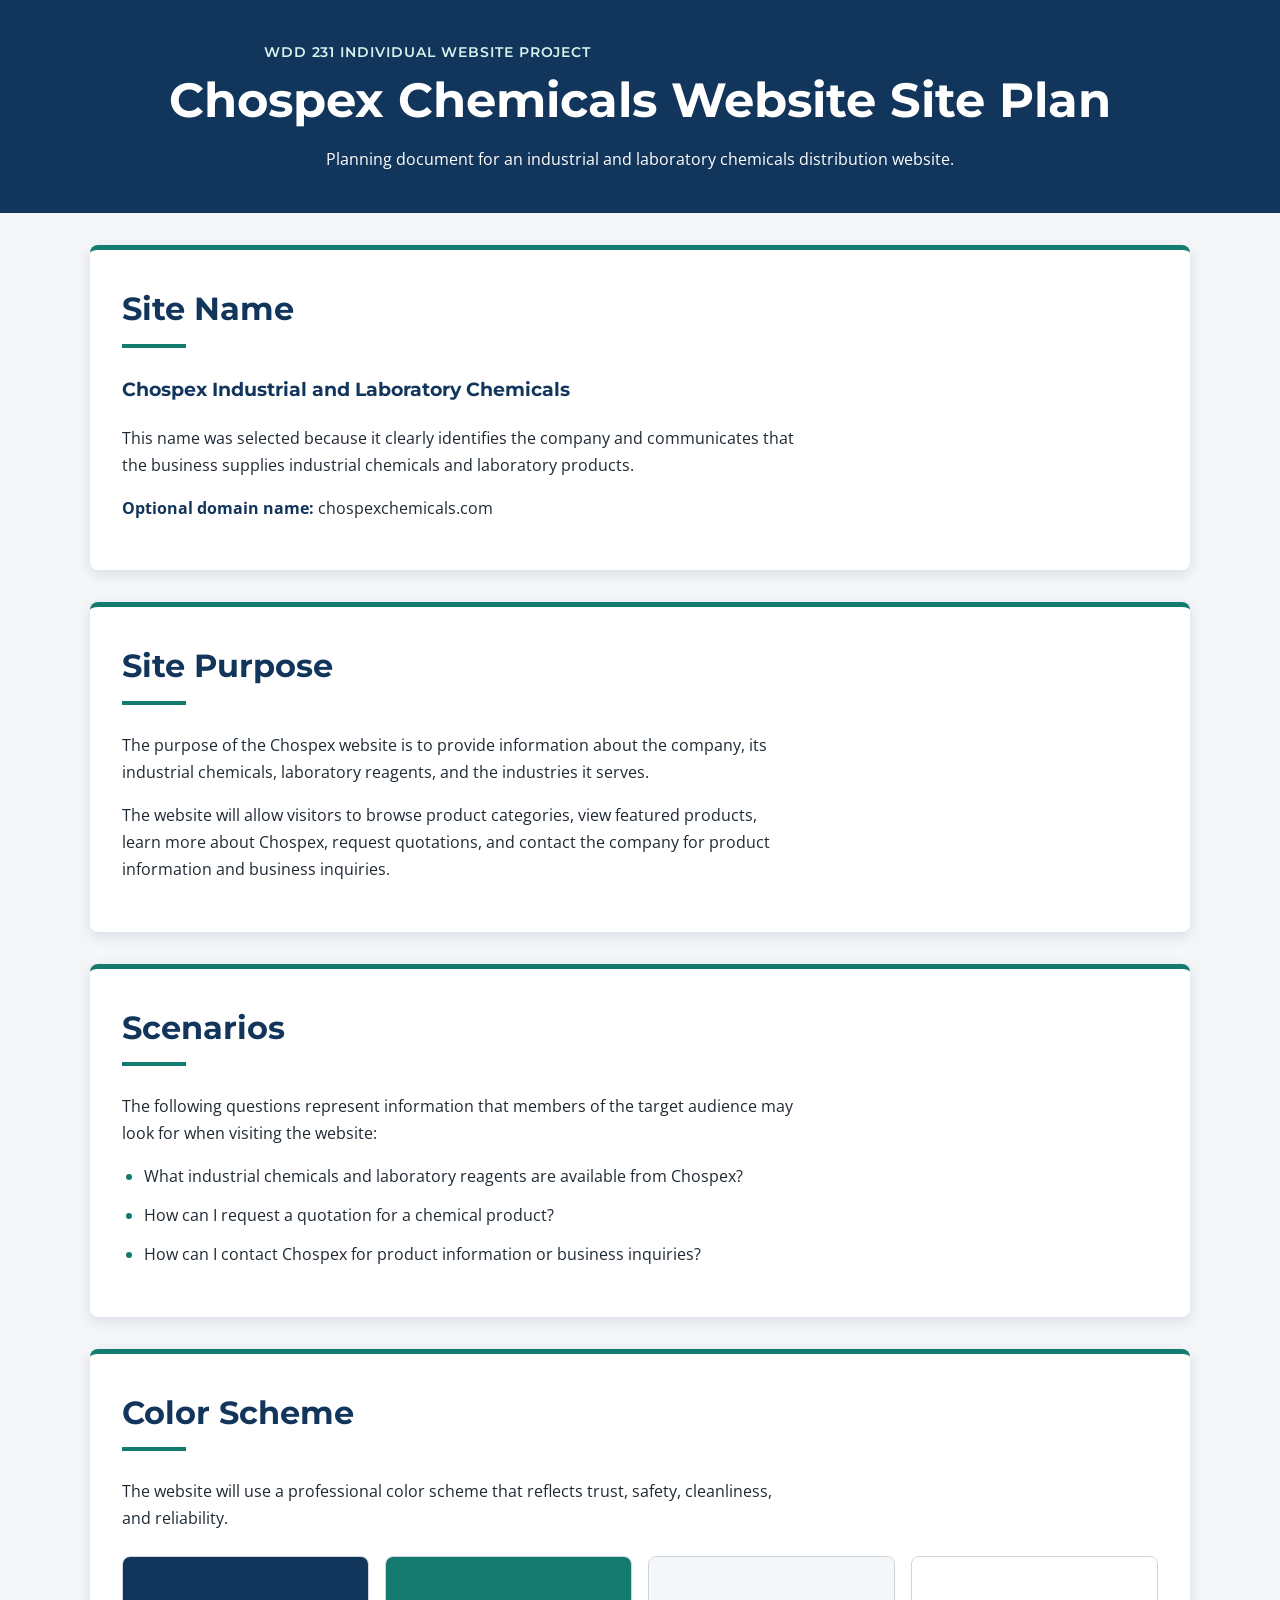
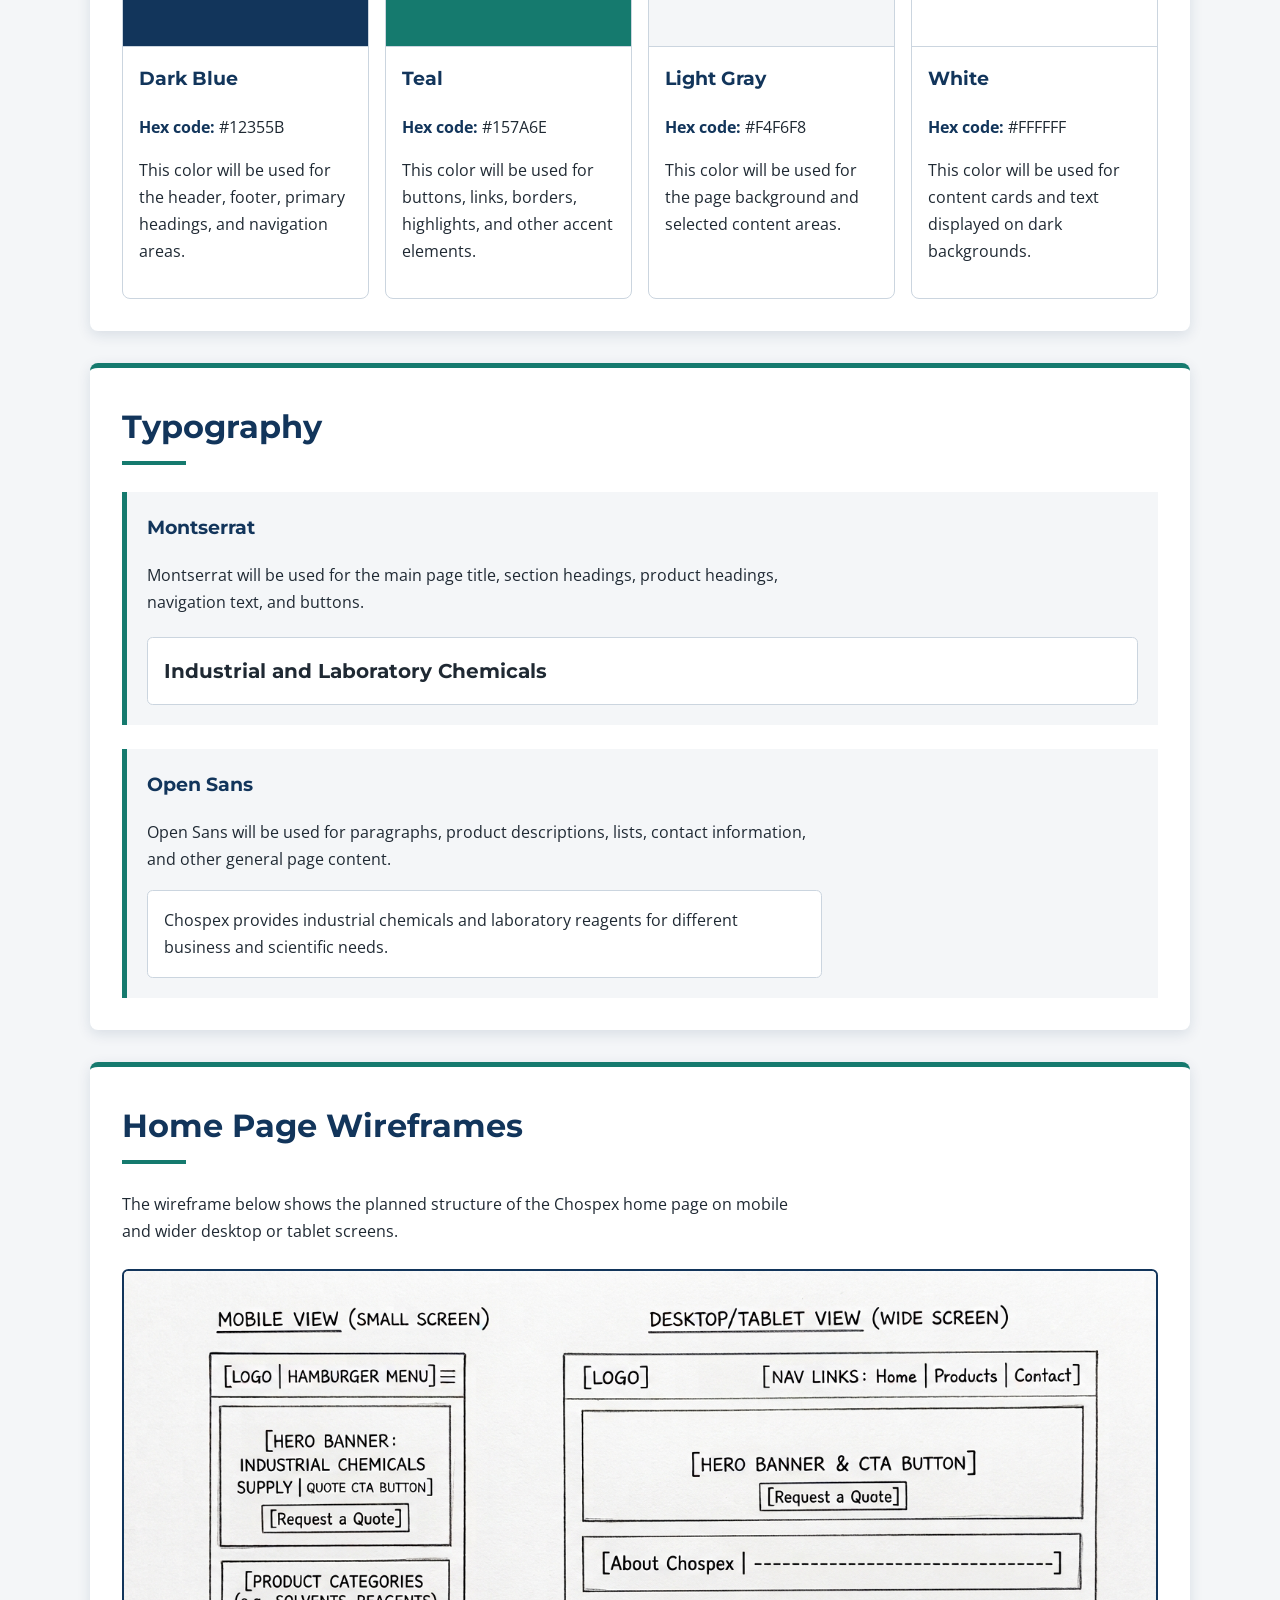
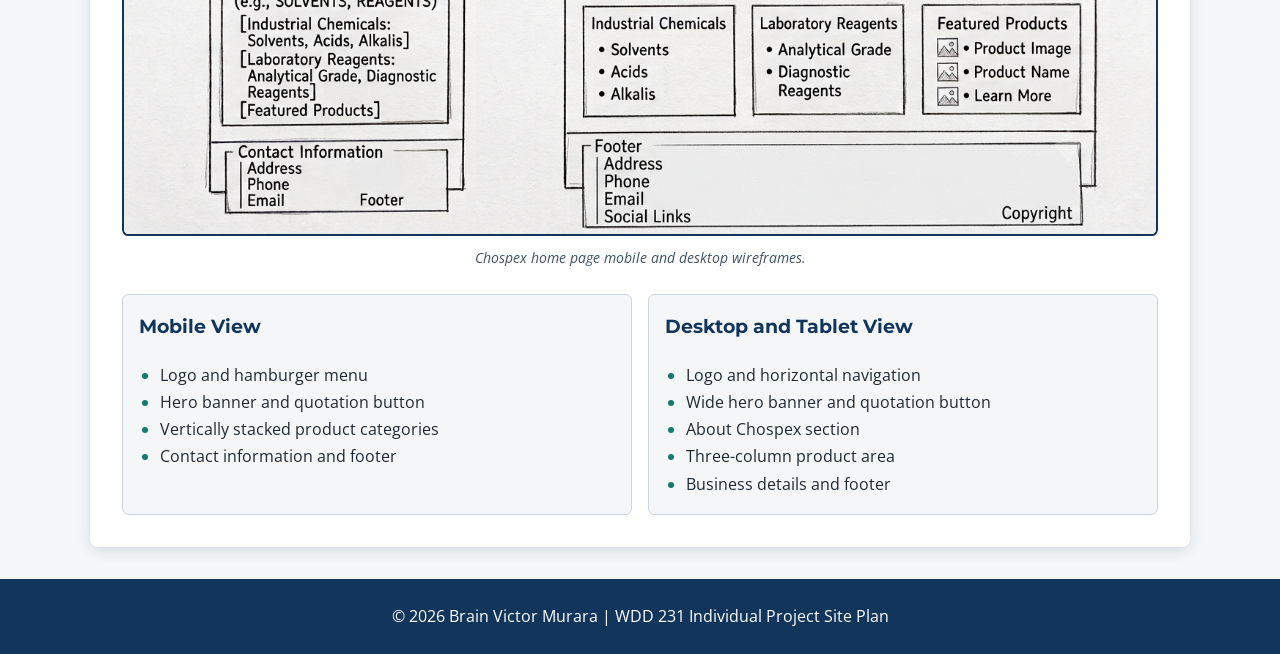
<file: project/siteplan.html>
<!DOCTYPE html>
<html lang="en">
<head>
    <meta charset="UTF-8">
    <meta name="viewport" content="width=device-width, initial-scale=1.0">

    <title>Chospex Chemicals Website Site Plan</title>

    <meta
        name="description"
        content="Site plan for the Chospex industrial and laboratory chemicals website project."
    >
    <meta name="author" content="Brain Victor Murara">

    <link rel="preconnect" href="https://fonts.googleapis.com">
    <link rel="preconnect" href="https://fonts.gstatic.com" crossorigin>

    <link
        href="https://fonts.googleapis.com/css2?family=Montserrat:wght@600;700&family=Open+Sans:wght@400;600&display=swap"
        rel="stylesheet"
    >

    <link rel="stylesheet" href="styles/siteplan.css">
</head>

<body>
    <header>
        <div class="header-content">
            <p class="company-label">WDD 231 Individual Website Project</p>
            <h1>Chospex Chemicals Website Site Plan</h1>
            <p>
                Planning document for an industrial and laboratory chemicals
                distribution website.
            </p>
        </div>
    </header>

    <main>
        <section class="plan-section" id="site-name">
            <h2>Site Name</h2>

            <h3>Chospex Industrial and Laboratory Chemicals</h3>

            <p>
                This name was selected because it clearly identifies the company
                and communicates that the business supplies industrial chemicals
                and laboratory products.
            </p>

            <p>
                <strong>Optional domain name:</strong>
                chospexchemicals.com
            </p>
        </section>

        <section class="plan-section" id="site-purpose">
            <h2>Site Purpose</h2>

            <p>
                The purpose of the Chospex website is to provide information
                about the company, its industrial chemicals, laboratory
                reagents, and the industries it serves.
            </p>

            <p>
                The website will allow visitors to browse product categories,
                view featured products, learn more about Chospex, request
                quotations, and contact the company for product information
                and business inquiries.
            </p>
        </section>

        <section class="plan-section" id="scenarios">
            <h2>Scenarios</h2>

            <p>
                The following questions represent information that members of
                the target audience may look for when visiting the website:
            </p>

            <ul class="scenario-list">
                <li>
                    What industrial chemicals and laboratory reagents are
                    available from Chospex?
                </li>
                <li>
                    How can I request a quotation for a chemical product?
                </li>
                <li>
                    How can I contact Chospex for product information or
                    business inquiries?
                </li>
            </ul>
        </section>

        <section class="plan-section" id="color-scheme">
            <h2>Color Scheme</h2>

            <p>
                The website will use a professional color scheme that reflects
                trust, safety, cleanliness, and reliability.
            </p>

            <div class="color-grid">
                <article class="color-card">
                    <div
                        class="color-sample dark-blue"
                        aria-label="Dark blue color sample"
                    ></div>

                    <div class="color-details">
                        <h3>Dark Blue</h3>
                        <p><strong>Hex code:</strong> #12355B</p>
                        <p>
                            This color will be used for the header, footer,
                            primary headings, and navigation areas.
                        </p>
                    </div>
                </article>

                <article class="color-card">
                    <div
                        class="color-sample teal"
                        aria-label="Teal color sample"
                    ></div>

                    <div class="color-details">
                        <h3>Teal</h3>
                        <p><strong>Hex code:</strong> #157A6E</p>
                        <p>
                            This color will be used for buttons, links, borders,
                            highlights, and other accent elements.
                        </p>
                    </div>
                </article>

                <article class="color-card">
                    <div
                        class="color-sample light-gray"
                        aria-label="Light gray color sample"
                    ></div>

                    <div class="color-details">
                        <h3>Light Gray</h3>
                        <p><strong>Hex code:</strong> #F4F6F8</p>
                        <p>
                            This color will be used for the page background and
                            selected content areas.
                        </p>
                    </div>
                </article>

                <article class="color-card">
                    <div
                        class="color-sample white"
                        aria-label="White color sample"
                    ></div>

                    <div class="color-details">
                        <h3>White</h3>
                        <p><strong>Hex code:</strong> #FFFFFF</p>
                        <p>
                            This color will be used for content cards and text
                            displayed on dark backgrounds.
                        </p>
                    </div>
                </article>
            </div>
        </section>

        <section class="plan-section" id="typography">
            <h2>Typography</h2>

            <div class="font-example heading-font-example">
                <h3>Montserrat</h3>

                <p>
                    Montserrat will be used for the main page title, section
                    headings, product headings, navigation text, and buttons.
                </p>

                <p class="font-sample montserrat-sample">
                    Industrial and Laboratory Chemicals
                </p>
            </div>

            <div class="font-example body-font-example">
                <h3>Open Sans</h3>

                <p>
                    Open Sans will be used for paragraphs, product descriptions,
                    lists, contact information, and other general page content.
                </p>

                <p class="font-sample open-sans-sample">
                    Chospex provides industrial chemicals and laboratory
                    reagents for different business and scientific needs.
                </p>
            </div>
        </section>

        <section class="plan-section" id="wireframe">
            <h2>Home Page Wireframes</h2>

            <p>
                The wireframe below shows the planned structure of the Chospex
                home page on mobile and wider desktop or tablet screens.
            </p>

            <figure class="wireframe-figure">
                <img
                    src="images/chospex-wireframe.png"
                    alt="Wireframe showing the Chospex home page layout for mobile and desktop screens"
                    width="1600"
                    height="768"
                >

                <figcaption>
                    Chospex home page mobile and desktop wireframes.
                </figcaption>
            </figure>

            <div class="wireframe-notes">
                <article>
                    <h3>Mobile View</h3>

                    <ul>
                        <li>Logo and hamburger menu</li>
                        <li>Hero banner and quotation button</li>
                        <li>Vertically stacked product categories</li>
                        <li>Contact information and footer</li>
                    </ul>
                </article>

                <article>
                    <h3>Desktop and Tablet View</h3>

                    <ul>
                        <li>Logo and horizontal navigation</li>
                        <li>Wide hero banner and quotation button</li>
                        <li>About Chospex section</li>
                        <li>Three-column product area</li>
                        <li>Business details and footer</li>
                    </ul>
                </article>
            </div>
        </section>
    </main>

    <footer>
        <p>
            &copy; <span id="currentyear">2026</span> Brain Victor Murara |
            WDD 231 Individual Project Site Plan
        </p>
    </footer>
</body>
</html>
</file>
<file: styles/small.css>
/* ==========================================
   CSS VARIABLES
========================================== */

:root {
  --primary-color: #124734;
  --secondary-color: #d9b44a;
  --background-color: #f4f7f4;
  --card-color: #ffffff;
  --text-color: #222222;
  --dark-color: #1f1f1f;
  --completed-color: #d8f3dc;
  --border-color: #cccccc;
  --white-color: #ffffff;
  --black-color: #111111;
  --gray-color: #777777;
  --light-gray-color: #eeeeee;
  --shadow-color: rgba(0, 0, 0, 0.15);
}

/* ==========================================
   GLOBAL STYLES
========================================== */

* {
  box-sizing: border-box;
}

body {
  margin: 0;
  font-family: "Roboto", Arial, sans-serif;
  color: var(--text-color);
  background-color: var(--background-color);
  line-height: 1.6;
}

/* ==========================================
   HEADER
========================================== */

header {
  background-color: var(--primary-color);
  color: var(--white-color);
}

.header-content {
  max-width: 1100px;
  margin: 0 auto;
  padding: 1rem;
  display: flex;
  align-items: center;
  justify-content: space-between;
  gap: 1rem;
}

.header-content img {
  width: 70px;
  height: 70px;
  object-fit: contain;
  flex-shrink: 0;
}

.header-content span {
  flex: 1;
  text-align: center;
  font-size: 1.8rem;
  font-weight: 700;
  color: var(--white-color);
}

/* ==========================================
   HAMBURGER MENU
========================================== */

#menu {
  width: 44px;
  height: 44px;
  border: none;
  background: none;
  color: var(--white-color);
  font-size: 2rem;
  cursor: pointer;
  flex-shrink: 0;
}

#menu::before {
  content: "☰";
}

#menu.open::before {
  content: "✕";
}

/* ==========================================
   NAVIGATION
========================================== */

nav {
  display: none;
  width: 100%;
  background-color: var(--dark-color);
}

nav.open {
  display: block;
}

nav a {
  display: block;
  padding: 1rem;
  color: var(--white-color);
  text-align: center;
  text-decoration: none;
  font-weight: 700;
}

nav a:hover,
nav a.active {
  background-color: var(--secondary-color);
  color: var(--black-color);
}

/* ==========================================
   MAIN CONTENT
========================================== */

main {
  max-width: 1100px;
  margin: 0 auto;
  padding: 1rem;
  display: grid;
  gap: 1rem;
}

h1 {
  color: var(--primary-color);
  margin: 0.5rem 0;
}

/* ==========================================
   CARD STYLES
========================================== */

.card {
  background-color: var(--card-color);
  border-radius: 8px;
  box-shadow: 0 2px 8px var(--shadow-color);
  overflow: hidden;
}

.card h2 {
  margin: 0;
  padding: 0.8rem;
  background-color: var(--primary-color);
  color: var(--white-color);
  font-size: 1.1rem;
  text-align: center;
}

.card p,
.card img,
.filter-buttons,
#course-list,
.credits {
  margin: 1rem;
}

/* ==========================================
   STUDENT PHOTO
========================================== */

.photo img {
  display: block;
  max-width: 100%;
  height: auto;
  margin-inline: auto;
  border-radius: 8px;
}

/* ==========================================
   COURSE FILTER BUTTONS
========================================== */

.filter-buttons {
  display: grid;
  gap: 0.5rem;
}

.filter-buttons button {
  padding: 0.8rem;
  border: none;
  border-radius: 6px;
  background-color: var(--primary-color);
  color: var(--white-color);
  font-weight: 700;
  cursor: pointer;
}

.filter-buttons button:hover {
  background-color: var(--secondary-color);
  color: var(--black-color);
}

/* ==========================================
   COURSE LIST
========================================== */

#course-list {
  display: grid;
  gap: 0.75rem;
}

.course-card {
  padding: 1rem;
  border: 1px solid var(--border-color);
  border-left: 8px solid var(--gray-color);
  border-radius: 6px;
  background-color: var(--light-gray-color);
}

.course-card h3 {
  margin: 0 0 0.4rem;
}

.course-card p {
  margin: 0.25rem 0;
}

.course-card.completed {
  background-color: var(--completed-color);
  border-left-color: var(--primary-color);
}

.credits {
  font-weight: 700;
  text-align: center;
}

/* ==========================================
   FOOTER
========================================== */

footer {
  margin-top: 1rem;
  padding: 1rem;
  background-color: var(--primary-color);
  color: var(--white-color);
  text-align: center;
}

.social {
  display: flex;
  justify-content: center;
  gap: 1rem;
  margin-bottom: 0.5rem;
}

.social img {
  width: 32px;
  height: 32px;
}
</file>
<file: styles/larger.css>
/* ==========================================
   LARGE SCREEN STYLES (700px and above)
========================================== */

@media screen and (min-width: 700px) {

    /* ======================================
       HAMBURGER MENU
    ====================================== */

    #menu {
        display: none;
    }

    /* ======================================
       HEADER
    ====================================== */

    header {
        padding: 0;
    }

    .header-content {
        display: flex;
        align-items: center;
        justify-content: space-between;
        max-width: 1200px;
        margin: 0 auto;
        padding: 1rem 2rem;
    }

    .header-content img {
        width: 80px;
        height: 80px;
    }

    .header-content span {
        flex: 1;
        text-align: center;
        font-size: 2.2rem;
        font-weight: 700;
    }

    /* ======================================
       NAVIGATION
    ====================================== */

    nav {
        display: flex;
        justify-content: center;
        align-items: center;
        width: 100%;
    }

    nav a {
        flex: 1;
        max-width: 220px;
        padding: 1rem;
    }

    /* ======================================
       MAIN LAYOUT
    ====================================== */

    main {
        max-width: 1200px;
        margin: 0 auto;
        display: grid;
        grid-template-columns: 2fr 1fr;
        gap: 1.5rem;
        padding: 1.5rem;
    }

    h1,
    .certificate {
        grid-column: 1 / 3;
    }

    /* ======================================
       FILTER BUTTONS
    ====================================== */

    .filter-buttons {
        display: flex;
        justify-content: center;
        gap: 1rem;
    }

    .filter-buttons button {
        min-width: 180px;
    }

    /* ======================================
       COURSE LIST
    ====================================== */

    #course-list {
        display: grid;
        grid-template-columns: repeat(3, 1fr);
        gap: 1rem;
    }

    /* ======================================
       FOOTER
    ====================================== */

    footer {
        padding: 2rem;
    }
}
</file>
<file: chamber/styles/small.css>
:root {
    --primary: #1f4e3d;
    --primary-dark: #16392d;
    --secondary: #d4a017;
    --background: #f5f5f5;
    --surface: #ffffff;
    --text: #000000;
    --border: #777777;
    --danger: #9c1c1c;
}

* {
    box-sizing: border-box;
    margin: 0;
    padding: 0;
}

body {
    font-family: "Roboto", Arial, Helvetica, sans-serif;
    background-color: var(--background);
    color: var(--primary);
    line-height: 1.5;
}

header {
    display: grid;
    grid-template-columns: 1fr auto;
    align-items: center;
    padding: 0.5rem 1rem;
    background-color: var(--primary);
    color: var(--surface);
}

.brand {
    display: flex;
    align-items: center;
    gap: 0.5rem;
}

.brand img {
    width: 45px;
    height: 45px;
}

.brand span {
    font-size: 0.95rem;
    font-weight: 700;
}

#menu-button {
    border: none;
    background-color: transparent;
    color: var(--surface);
    font-size: 1.8rem;
    cursor: pointer;
}

#menu-button::before {
    content: "☰";
}

#menu-button.open::before {
    content: "✕";
}

#menu-button:focus-visible {
    outline: 3px solid var(--secondary);
    outline-offset: 3px;
}

#navigation {
    display: none;
    grid-column: 1 / 3;
    background-color: var(--primary);
}

#navigation.open {
    display: block;
}

#navigation a {
    display: block;
    padding: 0.9rem;
    border-top: 1px solid var(--surface);
    color: var(--surface);
    text-align: center;
    text-decoration: none;
}

#navigation a:hover,
#navigation a:focus-visible,
#navigation .active {
    background-color: var(--secondary);
    color: var(--text);
    font-weight: 700;
}

main {
    max-width: 1050px;
    margin: 0 auto;
    padding: 1rem;
}

h1 {
    margin-bottom: 1rem;
    font-size: 1.6rem;
}

/* DIRECTORY PAGE */

.view-buttons {
    display: flex;
    justify-content: center;
    gap: 1rem;
    margin-bottom: 1.2rem;
}

.view-buttons button {
    padding: 0.35rem 1.4rem;
    border: 1px solid var(--primary);
    background-color: var(--background);
    color: var(--primary);
    font: inherit;
    font-weight: 700;
    cursor: pointer;
}

.view-buttons button:hover,
.view-buttons button:focus-visible,
.view-buttons .active-view {
    background-color: var(--secondary);
    color: var(--text);
}

.view-buttons button:focus-visible {
    outline: 3px solid var(--primary);
    outline-offset: 3px;
}

.grid-view {
    display: grid;
    grid-template-columns: 1fr;
    gap: 1rem;
}

.card {
    overflow: hidden;
    border: 1px solid var(--primary);
    border-radius: 7px;
    background-color: var(--surface);
}

.card h2 {
    padding: 0.55rem 0.5rem 0;
    font-size: 1.05rem;
    text-align: center;
}

.tagline {
    padding-bottom: 0.4rem;
    border-bottom: 1px solid var(--primary);
    font-size: 0.8rem;
    text-align: center;
}

.card-body {
    display: grid;
    grid-template-columns: 100px 1fr;
    align-items: center;
    gap: 0.75rem;
    padding: 0.75rem;
}

.card img {
    width: 95px;
    height: 80px;
    border: 1px solid var(--primary);
    object-fit: cover;
}

.member-info p {
    margin-bottom: 0.2rem;
    font-size: 0.78rem;
}

.member-info a {
    color: var(--primary);
    font-weight: 700;
}

.list-view {
    display: flex;
    flex-direction: column;
    gap: 1rem;
}

.list-view .card {
    padding-bottom: 0.75rem;
}

.list-view .card img {
    display: none;
}

.list-view .card-body {
    display: block;
}

/* FOOTER */

footer {
    margin-top: 2rem;
    padding: 1.3rem 1rem;
    background-color: var(--primary);
    color: var(--surface);
    text-align: center;
}

footer h2 {
    font-size: 0.95rem;
}

footer p {
    font-size: 0.85rem;
}

.social {
    display: flex;
    justify-content: center;
    gap: 1rem;
    margin: 1.2rem 0;
}

.social a:focus-visible {
    outline: 3px solid var(--secondary);
    outline-offset: 4px;
}

.social img {
    width: 32px;
    height: 32px;
}

/* HOME PAGE */

.home-main {
    max-width: 1100px;
    margin: 0 auto;
    padding: 1rem;
}

.home-main > h1 {
    margin: 0.75rem 0 1rem;
    text-align: center;
}

/* HERO */

.hero {
    position: relative;
    overflow: hidden;
    margin-bottom: 1.5rem;
    border-radius: 8px;
    background-color: var(--primary);
}

.hero > img {
    display: block;
    width: 100%;
    height: 320px;
    object-fit: cover;
}

.hero-content {
    position: absolute;
    inset: 0;
    display: flex;
    flex-direction: column;
    align-items: flex-start;
    justify-content: flex-end;
    padding: 1.25rem;
    background: linear-gradient(
        transparent,
        rgb(31 78 61 / 90%)
    );
    color: var(--surface);
}

.hero-content h2 {
    margin-bottom: 0.4rem;
    font-size: 1.6rem;
}

.hero-content p {
    max-width: 450px;
    margin-bottom: 1rem;
}

.join-button {
    display: inline-block;
    padding: 0.7rem 1.2rem;
    border: 2px solid var(--surface);
    border-radius: 5px;
    background-color: var(--secondary);
    color: var(--text);
    font-weight: 700;
    text-decoration: none;
}

.join-button:hover,
.join-button:focus-visible {
    background-color: var(--surface);
    color: var(--primary);
}

.join-button:focus-visible {
    outline: 3px solid var(--secondary);
    outline-offset: 3px;
}

/* EVENTS AND WEATHER */

.home-information {
    display: grid;
    grid-template-columns: 1fr;
    gap: 1rem;
    margin-bottom: 1.5rem;
}

.events,
.weather,
.spotlights-section {
    overflow: hidden;
    border: 1px solid var(--primary);
    border-radius: 7px;
    background-color: var(--surface);
}

.events > h2,
.weather > h2,
.spotlights-section > h2 {
    padding: 0.65rem 1rem;
    background-color: var(--primary);
    color: var(--surface);
    font-size: 1.15rem;
}

.events article {
    padding: 1rem;
    border-bottom: 1px solid var(--primary);
}

.events article:last-child {
    border-bottom: none;
}

.events h3 {
    margin-bottom: 0.4rem;
    font-size: 1rem;
}

.events p {
    margin-bottom: 0.25rem;
}

/* CURRENT WEATHER */

.current-weather {
    display: flex;
    align-items: center;
    justify-content: center;
    gap: 0.75rem;
    padding: 1rem;
}

#weather-icon {
    width: 80px;
    height: 80px;
    object-fit: contain;
}

.current-weather p {
    margin-bottom: 0.3rem;
}

/* FORECAST */

.forecast {
    padding: 0 1rem 1rem;
}

.forecast h3 {
    margin-bottom: 0.75rem;
    font-size: 1rem;
    text-align: center;
}

#forecast-container {
    display: grid;
    grid-template-columns: 1fr;
    gap: 0.6rem;
}

.forecast-day {
    padding: 0.75rem;
    border: 1px solid var(--primary);
    border-radius: 5px;
    background-color: var(--background);
    text-align: center;
}

.forecast-day h4 {
    margin-bottom: 0.25rem;
}

/* MEMBER SPOTLIGHTS */

.spotlights-section {
    margin-bottom: 1.5rem;
}

.spotlights {
    display: grid;
    grid-template-columns: 1fr;
    gap: 1rem;
    padding: 1rem;
}

.spotlight-card {
    padding: 1rem;
    border: 1px solid var(--primary);
    border-radius: 6px;
    background-color: var(--background);
    text-align: center;
}

.spotlight-card h3 {
    margin-bottom: 0.75rem;
}

.spotlight-card img {
    display: block;
    width: 160px;
    height: 110px;
    margin: 0 auto 0.75rem;
    border-radius: 5px;
    object-fit: cover;
}

.spotlight-card p {
    margin-bottom: 0.35rem;
}

.spotlight-card a {
    display: inline-block;
    margin-top: 0.5rem;
    color: var(--primary);
    font-weight: 700;
}

/* JOIN PAGE */

.join-main {
    max-width: 1200px;
    margin: 0 auto;
    padding: 1rem;
}

.join-main h1 {
    margin-bottom: 1.5rem;
    text-align: center;
}

.join-layout {
    display: grid;
    gap: 2rem;
}

.application-section,
.membership-section {
    padding: 1.25rem;
    border-radius: 8px;
    background-color: var(--surface);
    box-shadow: 0 2px 8px rgb(0 0 0 / 15%);
}

.application-section h2,
.membership-section h2 {
    margin-top: 0;
    color: var(--primary);
}

.membership-form {
    display: grid;
    gap: 1rem;
}

.membership-form label {
    display: grid;
    gap: 0.4rem;
    font-weight: 700;
}

.membership-form input,
.membership-form select,
.membership-form textarea {
    width: 100%;
    padding: 0.75rem;
    border: 1px solid var(--border);
    border-radius: 5px;
    background-color: var(--surface);
    color: var(--text);
    font: inherit;
}

.membership-form textarea {
    resize: vertical;
}

.membership-form input:focus,
.membership-form select:focus,
.membership-form textarea:focus {
    border-color: var(--secondary);
    outline: 3px solid rgb(212 160 23 / 35%);
}

.membership-form input:required:valid,
.membership-form select:required:valid {
    border-left: 5px solid var(--primary);
}

.membership-form input:required:invalid,
.membership-form select:required:invalid {
    border-left: 5px solid var(--danger);
}

.membership-form button,
.modal-button,
.close-modal {
    display: inline-block;
    padding: 0.75rem 1rem;
    border: 2px solid var(--primary);
    border-radius: 5px;
    background-color: var(--primary);
    color: var(--surface);
    font: inherit;
    font-weight: 700;
    line-height: 1.2;
    cursor: pointer;
}

.membership-form button {
    width: 100%;
}

.modal-button,
.close-modal {
    width: auto;
}

.membership-form button:hover,
.membership-form button:focus-visible,
.modal-button:hover,
.modal-button:focus-visible,
.close-modal:hover,
.close-modal:focus-visible {
    border-color: var(--primary-dark);
    background-color: var(--primary-dark);
    color: var(--surface);
}

.membership-form button:focus-visible,
.modal-button:focus-visible,
.close-modal:focus-visible {
    outline: 3px solid var(--secondary);
    outline-offset: 3px;
}

.membership-cards {
    display: grid;
    gap: 1rem;
}

.membership-card {
    padding: 1.25rem;
    border: 2px solid var(--secondary);
    border-radius: 8px;
    background-color: var(--surface);
    text-align: center;
    animation: card-arrival 0.8s ease-out both;
}

.membership-card:nth-child(2) {
    animation-delay: 0.15s;
}

.membership-card:nth-child(3) {
    animation-delay: 0.3s;
}

.membership-card:nth-child(4) {
    animation-delay: 0.45s;
}

.membership-card h3 {
    margin-top: 0;
    color: var(--primary);
}

.membership-price {
    font-weight: 700;
}

dialog {
    width: min(90%, 500px);
    padding: 1.5rem;
    border: 2px solid var(--primary);
    border-radius: 8px;
    background-color: var(--surface);
    color: var(--text);
    box-shadow: 0 6px 25px rgb(0 0 0 / 35%);
}

dialog::backdrop {
    background-color: rgb(0 0 0 / 60%);
}

dialog h2 {
    color: var(--primary);
}

dialog ul {
    margin: 1rem 0 1.25rem 1.5rem;
}

dialog li {
    margin-bottom: 0.6rem;
}

@keyframes card-arrival {
    from {
        opacity: 0;
        transform: translateY(25px);
    }

    to {
        opacity: 1;
        transform: translateY(0);
    }
}

@media (prefers-reduced-motion: reduce) {
    .membership-card {
        animation: none;
    }
}

/* THANK YOU PAGE */

.thankyou-main {
    max-width: 700px;
    margin: 2rem auto;
    padding: 1rem;
}

.submission-details {
    margin-top: 2rem;
    padding: 1.5rem;
    border-radius: 8px;
    background-color: var(--surface);
    box-shadow: 0 2px 8px rgb(0 0 0 / 15%);
}

.submission-details p {
    margin: 0.8rem 0;
}
/* Discover page */

.discover-main {
    width: 100%;
    max-width: 1200px;
    margin: 0 auto;
    padding: 1rem;
}

.discover-main h1,
.discover-section > h2 {
    text-align: center;
}

.discover-introduction {
    max-width: 750px;
    margin: 0 auto 1rem;
    text-align: center;
    line-height: 1.6;
}

.visitor-message {
    max-width: 750px;
    margin: 1rem auto;
    padding: 1rem;
    border-left: 5px solid #d4a017;
    border-radius: 6px;
    background-color: #e8f0ec;
    color: #163b2f;
    font-weight: 700;
}

.discover-grid {
    display: grid;
    grid-template-columns: 1fr;
    gap: 1rem;
}

.discover-card {
    display: grid;
    grid-template-areas:
        "name"
        "image"
        "address"
        "description"
        "button";
    gap: 0.75rem;
    overflow: hidden;
    padding: 1rem;
    border: 1px solid #cccccc;
    border-radius: 10px;
    background-color: #ffffff;
    box-shadow: 0 2px 8px rgb(0 0 0 / 15%);
}

.discover-card h2 {
    grid-area: name;
    margin: 0;
    color: #1f4e3d;
    text-align: left;
}

.discover-card figure {
    grid-area: image;
    margin: 0;
    overflow: hidden;
    border-radius: 6px;
}

.discover-card img {
    display: block;
    width: 100%;
    height: auto;
    aspect-ratio: 3 / 2;
    object-fit: cover;
}

.discover-card address {
    grid-area: address;
    color: #333333;
    font-style: normal;
    font-weight: 700;
}

.discover-card p {
    grid-area: description;
    margin: 0;
    line-height: 1.5;
}

.discover-card button {
    grid-area: button;
    width: 100%;
    min-height: 44px;
    padding: 0.75rem 1rem;
    border: none;
    border-radius: 6px;
    background-color: #1f4e3d;
    color: #ffffff;
    font-weight: 700;
    cursor: pointer;
}

.discover-card button:focus-visible {
    outline: 3px solid #d4a017;
    outline-offset: 3px;
}
</file>
<file: chamber/styles/larger.css>
@media screen and (min-width: 768px) {

    /* HEADER */

    header {
        grid-template-columns: auto 1fr;
        align-items: center;
        padding: 0.6rem 2rem;
    }

    .brand img {
        width: 50px;
        height: 50px;
    }

    .brand span {
        font-size: 1rem;
    }

    #menu-button {
        display: none;
    }

    #navigation {
        display: flex;
        grid-column: auto;
        align-items: center;
        justify-content: flex-end;
        background-color: transparent;
    }

    #navigation a {
        padding: 0.8rem 1rem;
        border: none;
        font-size: 0.9rem;
    }

    /* MAIN */

    main {
        padding: 2rem;
    }

    h1 {
        margin-bottom: 1.5rem;
    }

    /* DIRECTORY PAGE */

    .grid-view {
        display: grid;
        grid-template-columns: repeat(3, minmax(0, 1fr));
        gap: 1rem;
    }

    .list-view {
        display: flex;
        flex-direction: column;
        gap: 1rem;
    }

    .list-view .card {
        width: 100%;
        margin-bottom: 0.75rem;
    }

    .list-view .card img {
        display: none;
    }

    .list-view .card-body {
        display: block;
    }

    .card {
        min-height: 190px;
    }

    .card-body {
        grid-template-columns: 90px minmax(0, 1fr);
    }

    .card img {
        width: 85px;
        height: 70px;
        object-fit: cover;
    }

    .member-info p {
        font-size: 0.75rem;
    }

    /* FOOTER */

    footer {
        display: grid;
        grid-template-columns: minmax(0, 1fr) auto minmax(0, 1fr);
        align-items: center;
        gap: 2rem;
        text-align: left;
    }

    .footer-info {
        text-align: right;
    }

    .social {
        margin: 0;
    }

    /* HOME PAGE */

    .home-main {
        padding: 2rem;
    }

    .home-main > h1 {
        text-align: left;
    }

    .hero > img {
        height: 420px;
    }

    .hero-content {
        padding: 2rem;
    }

    .hero-content h2 {
        font-size: 2.2rem;
    }

    .home-information {
        grid-template-columns: minmax(0, 2fr) minmax(280px, 1fr);
    }

    #forecast-container {
        grid-template-columns: repeat(3, minmax(0, 1fr));
    }

    .spotlights {
        grid-template-columns: repeat(3, minmax(0, 1fr));
    }

    .spotlight-card {
        min-height: 330px;
    }

    /* JOIN PAGE */

    .join-layout {
        display: grid;
        grid-template-columns: minmax(0, 2fr) minmax(300px, 1fr);
        align-items: start;
        gap: 2rem;
    }

    .membership-section {
        position: sticky;
        top: 1rem;
    }

    .membership-cards {
        grid-template-columns: 1fr;
    }

    /* THANK YOU PAGE */

    .thankyou-main {
        max-width: 850px;
        padding: 2rem;
    }

    .submission-details {
        padding: 2rem;
    }
}
/* Discover page: medium view */

@media screen and (min-width: 640px) {
    .discover-grid {
        grid-template-columns: 1fr;
    }

    .discover-card {
        grid-template-columns: 300px 1fr;
        grid-template-areas:
            "image name"
            "image address"
            "image description"
            "image button";
        align-items: start;
    }

    .discover-card button {
        width: fit-content;
        min-width: 130px;
    }

    .discover-card img {
        height: 100%;
        min-height: 240px;
        transition:
            transform 0.3s ease,
            filter 0.3s ease;
    }

    .discover-card img:hover {
        transform: scale(1.06);
        filter: brightness(1.08);
    }
}

/* Discover page: large view */

@media screen and (min-width: 1024px) {
    .discover-grid {
        grid-template-columns: repeat(2, minmax(0, 1fr));
        gap: 1.5rem;
    }

    .discover-card {
        grid-template-columns: minmax(180px, 1fr) minmax(0, 1fr);
        grid-template-areas:
            "name name"
            "image description"
            "image address"
            "button button";
    }

    .discover-card h2 {
        text-align: center;
    }

    .discover-card img {
        min-height: 220px;
    }

    .discover-card button {
        width: 100%;
    }
}
</file>
<file: finalproject/styles/small.css>
:root {
    --primary: #12355b;
    --accent: #157a6e;
    --background: #f4f6f8;
    --white: #ffffff;
    --text: #202b33;
    --border: #d5dde5;
    --heading-font: "Montserrat", Arial, sans-serif;
    --body-font: "Open Sans", Arial, sans-serif;
}

* {
    box-sizing: border-box;
}

html {
    scroll-behavior: smooth;
}

body {
    margin: 0;
    background: var(--background);
    color: var(--text);
    font-family: var(--body-font);
    line-height: 1.6;
}

img {
    max-width: 100%;
    height: auto;
}

a {
    color: var(--accent);
}

h1,
h2,
h3 {
    font-family: var(--heading-font);
    line-height: 1.2;
}

header {
    background: var(--primary);
    color: var(--white);
}

.header-content {
    position: relative;
    display: flex;
    align-items: center;
    justify-content: space-between;
    max-width: 1200px;
    margin: auto;
    padding: 0.75rem 1rem;
}

.brand {
    display: flex;
    gap: 0.6rem;
    align-items: center;
    color: var(--white);
    font-family: var(--heading-font);
    font-size: 1.25rem;
    font-weight: 700;
    text-decoration: none;
}

.brand img {
    width: 50px;
    height: 50px;
    object-fit: contain;
}

.menu-button {
    padding: 0.4rem;
    border: 0;
    background: transparent;
    color: var(--white);
    font-size: 1.8rem;
    cursor: pointer;
}

nav {
    position: absolute;
    z-index: 10;
    top: 100%;
    right: 0;
    left: 0;
    display: none;
    background: var(--primary);
}

nav.open {
    display: block;
}

nav a {
    display: block;
    padding: 1rem;
    border-top: 1px solid rgb(255 255 255 / 20%);
    color: var(--white);
    text-align: center;
    text-decoration: none;
}

nav a:hover,
nav a.active {
    background: var(--accent);
}

.section-container {
    width: min(1100px, calc(100% - 2rem));
    margin: auto;
}

.hero {
display: grid;
min-height: 420px;
padding: 4rem 1rem;
place-items: center;

background:
linear-gradient(
rgb(18 53 91 / 70%),
rgb(18 53 91 / 70%)
),
url("../images/hero.webp");

background-size: cover;
background-position: center;
background-repeat: no-repeat;

color: var(--white);
text-align: center;
}
.hero-content {
    max-width: 750px;
}

.hero h1 {
    margin: 0.5rem 0 1rem;
    font-size: clamp(2rem, 8vw, 4rem);
}

.eyebrow,
.section-label {
    color: #b8e7df;
    font-family: var(--heading-font);
    font-weight: 700;
    letter-spacing: 0.05rem;
    text-transform: uppercase;
}

.section-label {
    color: var(--accent);
}

.primary-button,
.secondary-button,
.details-button {
    display: inline-block;
    margin-top: 0.75rem;
    padding: 0.8rem 1.2rem;
    border: 0;
    border-radius: 0.3rem;
    background: var(--accent);
    color: var(--white);
    font-family: var(--heading-font);
    font-weight: 700;
    text-decoration: none;
    cursor: pointer;
}

.primary-button:hover,
.secondary-button:hover,
.details-button:hover {
    filter: brightness(0.9);
}

.about,
.categories,
.product-section,
.contact-layout,
.response-section {
    padding-top: 3rem;
    padding-bottom: 3rem;
}

.category-grid,
.product-grid {
    display: grid;
    gap: 1rem;
}

.category-card,
.product-card {
    padding: 1.5rem;
    background: var(--white);
    border: 1px solid var(--border);
    border-radius: 0.5rem;
}

.category-icon {
    font-size: 2rem;
}

.category-card h3,
.product-card h2 {
    color: var(--primary);
}

.quote-section {
    padding: 3rem 0;
    background: var(--accent);
    color: var(--white);
    text-align: center;
}

.quote-section .secondary-button {
    background: var(--white);
    color: var(--primary);
}

.page-heading {
    padding: 3rem 1rem;
    background: var(--primary);
    color: var(--white);
    text-align: center;
}

.page-heading h1 {
    margin-top: 0;
    font-size: clamp(2rem, 7vw, 3rem);
}

.product-controls {
    margin-bottom: 1.5rem;
}

.product-controls label {
    display: block;
    margin-bottom: 0.4rem;
    font-weight: 700;
}

.product-controls select {
    width: 100%;
    max-width: 350px;
    padding: 0.75rem;
    border: 1px solid var(--border);
    border-radius: 0.3rem;
    font: inherit;
}

.product-category {
    color: var(--accent);
    font-weight: 700;
}

dialog {
    width: min(90%, 550px);
    padding: 0;
    border: 0;
    border-radius: 0.6rem;
}

dialog::backdrop {
    background: rgb(0 0 0 / 60%);
}

.dialog-content {
    position: relative;
    padding: 2rem;
}

.close-dialog {
    position: absolute;
    top: 0.5rem;
    right: 0.75rem;
    border: 0;
    background: transparent;
    font-size: 2rem;
    cursor: pointer;
}

.contact-layout {
    display: grid;
    gap: 2rem;
}

.form-section {
    padding: 1.5rem;
    background: var(--white);
    border-radius: 0.5rem;
}

form label {
    display: block;
    margin-bottom: 1.25rem;
    font-weight: 600;
}

form input,
form textarea {
    display: block;
    width: 100%;
    margin-top: 0.4rem;
    padding: 0.75rem;
    border: 1px solid #8998a5;
    border-radius: 0.3rem;
    font: inherit;
}

form input:focus,
form textarea:focus,
select:focus {
    outline: 3px solid rgb(21 122 110 / 30%);
    border-color: var(--accent);
}

.form-results {
    margin: 2rem 0;
    padding: 1.5rem;
    background: var(--white);
    border-left: 5px solid var(--accent);
}

.error-message {
    padding: 1rem;
    background: var(--white);
    border-left: 5px solid #a52a2a;
}

footer {
    padding: 2rem 1rem;
    background: var(--primary);
    color: var(--white);
}

.footer-content {
    max-width: 1100px;
    margin: auto;
}

footer a {
    color: var(--white);
}

.copyright {
    max-width: 1100px;
    margin: 2rem auto 0;
    padding-top: 1rem;
    border-top: 1px solid rgb(255 255 255 / 25%);
    text-align: center;
}
</file>
<file: finalproject/styles/larger.css>
@media screen and (min-width: 700px) {
    .menu-button {
        display: none;
    }

    nav {
        position: static;
        display: flex;
        background: transparent;
    }

    nav a {
        padding: 0.75rem 1rem;
        border: 0;
    }

    nav a:hover,
    nav a.active {
        border-radius: 0.25rem;
    }

    .category-grid {
        grid-template-columns: repeat(3, 1fr);
    }

    .product-grid {
        grid-template-columns: repeat(2, 1fr);
    }

    .contact-layout {
        grid-template-columns: 1fr 1.5fr;
    }

    .footer-content {
        display: flex;
        justify-content: space-between;
        gap: 2rem;
    }
}

@media screen and (min-width: 1000px) {
    .product-grid {
        grid-template-columns: repeat(3, 1fr);
    }

    .hero {
        min-height: 500px;
    }
}
</file>
<file: project/styles/siteplan.css>
:root {
    --primary-color: #12355b;
    --accent-color: #157a6e;
    --background-color: #f4f6f8;
    --surface-color: #ffffff;
    --text-color: #1f2933;
    --border-color: #cbd5df;
    --shadow-color: rgb(18 53 91 / 12%);

    --heading-font: "Montserrat", Arial, sans-serif;
    --body-font: "Open Sans", Arial, sans-serif;
}

* {
    box-sizing: border-box;
}

html {
    scroll-behavior: smooth;
}

body {
    margin: 0;
    background-color: var(--background-color);
    color: var(--text-color);
    font-family: var(--body-font);
    font-size: 1rem;
    line-height: 1.7;
}

header {
    background-color: var(--primary-color);
    color: var(--surface-color);
    padding: 2.5rem 1rem;
    text-align: center;
}

.header-content {
    max-width: 1100px;
    margin: 0 auto;
}

.company-label {
    margin: 0 0 0.5rem;
    color: #d8f3ee;
    font-family: var(--heading-font);
    font-size: 0.9rem;
    font-weight: 600;
    letter-spacing: 0.06rem;
    text-transform: uppercase;
}

header h1 {
    margin: 0;
    font-family: var(--heading-font);
    font-size: clamp(1.8rem, 5vw, 3rem);
    line-height: 1.2;
}

header p:last-child {
    max-width: 700px;
    margin: 1rem auto 0;
}

main {
    width: min(1100px, calc(100% - 2rem));
    margin: 2rem auto;
}

.plan-section {
    margin-bottom: 2rem;
    padding: 1.5rem;
    background-color: var(--surface-color);
    border-top: 5px solid var(--accent-color);
    border-radius: 0.5rem;
    box-shadow: 0 4px 14px var(--shadow-color);
}

h2,
h3 {
    font-family: var(--heading-font);
}

h2 {
    margin-top: 0;
    color: var(--primary-color);
    font-size: clamp(1.5rem, 4vw, 2rem);
}

h2::after {
    display: block;
    width: 4rem;
    height: 0.25rem;
    margin-top: 0.45rem;
    background-color: var(--accent-color);
    content: "";
}

h3 {
    color: var(--primary-color);
}

p,
li {
    max-width: 75ch;
}

strong {
    color: var(--primary-color);
}

.scenario-list {
    padding-left: 1.4rem;
}

.scenario-list li {
    margin-bottom: 0.75rem;
}

.scenario-list li::marker {
    color: var(--accent-color);
}

.color-grid {
    display: grid;
    grid-template-columns: 1fr;
    gap: 1rem;
    margin-top: 1.5rem;
}

.color-card {
    overflow: hidden;
    background-color: var(--surface-color);
    border: 1px solid var(--border-color);
    border-radius: 0.5rem;
}

.color-sample {
    min-height: 90px;
    border-bottom: 1px solid var(--border-color);
}

.color-details {
    padding: 1rem;
}

.color-details h3,
.color-details p {
    margin-top: 0;
}

.dark-blue {
    background-color: #12355b;
}

.teal {
    background-color: #157a6e;
}

.light-gray {
    background-color: #f4f6f8;
}

.white {
    background-color: #ffffff;
}

.font-example {
    margin-top: 1.5rem;
    padding: 1.25rem;
    border-left: 5px solid var(--accent-color);
    background-color: var(--background-color);
}

.font-example h3 {
    margin-top: 0;
}

.font-sample {
    margin-bottom: 0;
    padding: 1rem;
    background-color: var(--surface-color);
    border: 1px solid var(--border-color);
    border-radius: 0.35rem;
}

.montserrat-sample {
    font-family: var(--heading-font);
    font-size: 1.25rem;
    font-weight: 700;
}

.open-sans-sample {
    font-family: var(--body-font);
    font-size: 1rem;
}

.wireframe-figure {
    margin: 1.5rem 0;
}

.wireframe-figure img {
    display: block;
    width: 100%;
    height: auto;
    border: 2px solid var(--primary-color);
    border-radius: 0.4rem;
}

.wireframe-figure figcaption {
    margin-top: 0.6rem;
    color: #405261;
    font-size: 0.9rem;
    font-style: italic;
    text-align: center;
}

.wireframe-notes {
    display: grid;
    grid-template-columns: 1fr;
    gap: 1rem;
}

.wireframe-notes article {
    padding: 1rem;
    background-color: var(--background-color);
    border: 1px solid var(--border-color);
    border-radius: 0.4rem;
}

.wireframe-notes h3 {
    margin-top: 0;
}

.wireframe-notes ul {
    margin-bottom: 0;
    padding-left: 1.3rem;
}

.wireframe-notes li::marker {
    color: var(--accent-color);
}

footer {
    padding: 1.5rem 1rem;
    background-color: var(--primary-color);
    color: var(--surface-color);
    text-align: center;
}

footer p {
    max-width: none;
    margin: 0;
}

@media screen and (min-width: 650px) {
    .plan-section {
        padding: 2rem;
    }

    .color-grid {
        grid-template-columns: repeat(2, 1fr);
    }

    .wireframe-notes {
        grid-template-columns: repeat(2, 1fr);
    }
}

@media screen and (min-width: 950px) {
    .color-grid {
        grid-template-columns: repeat(4, 1fr);
    }
}
</file>
